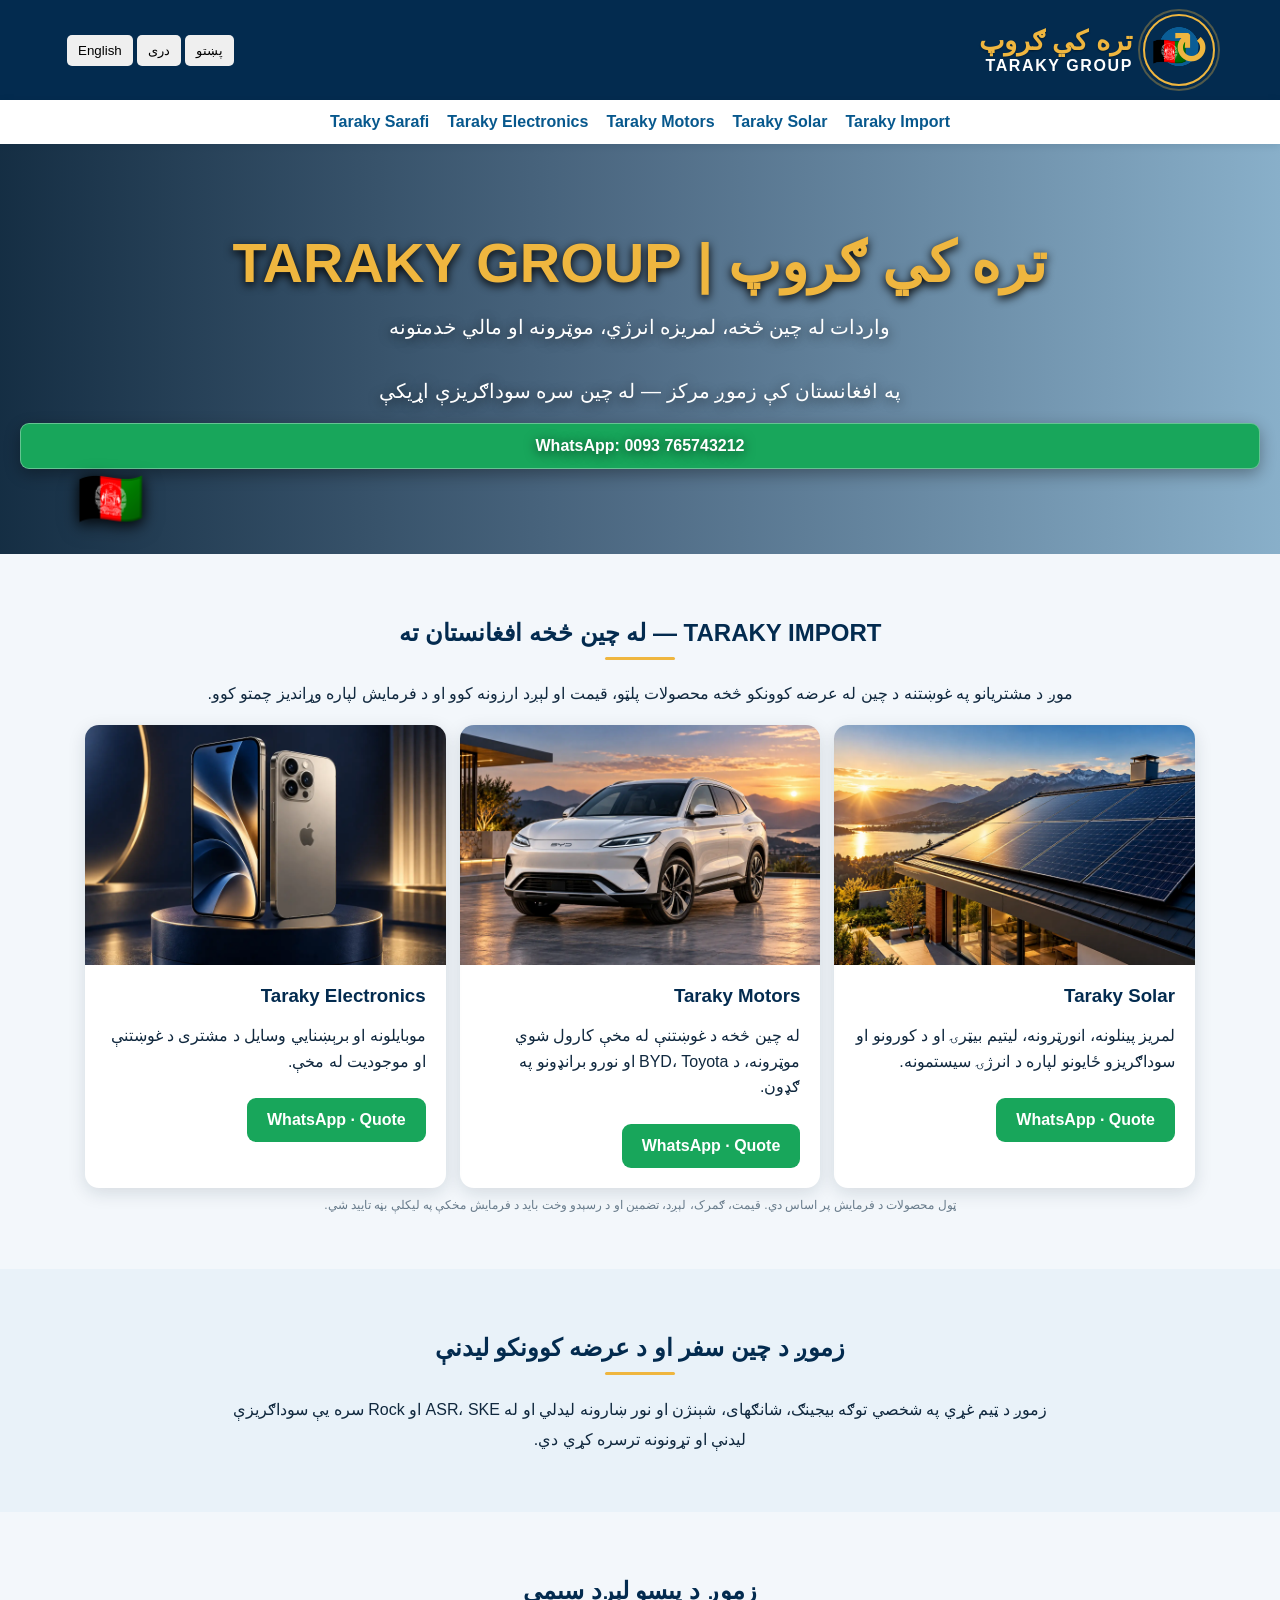
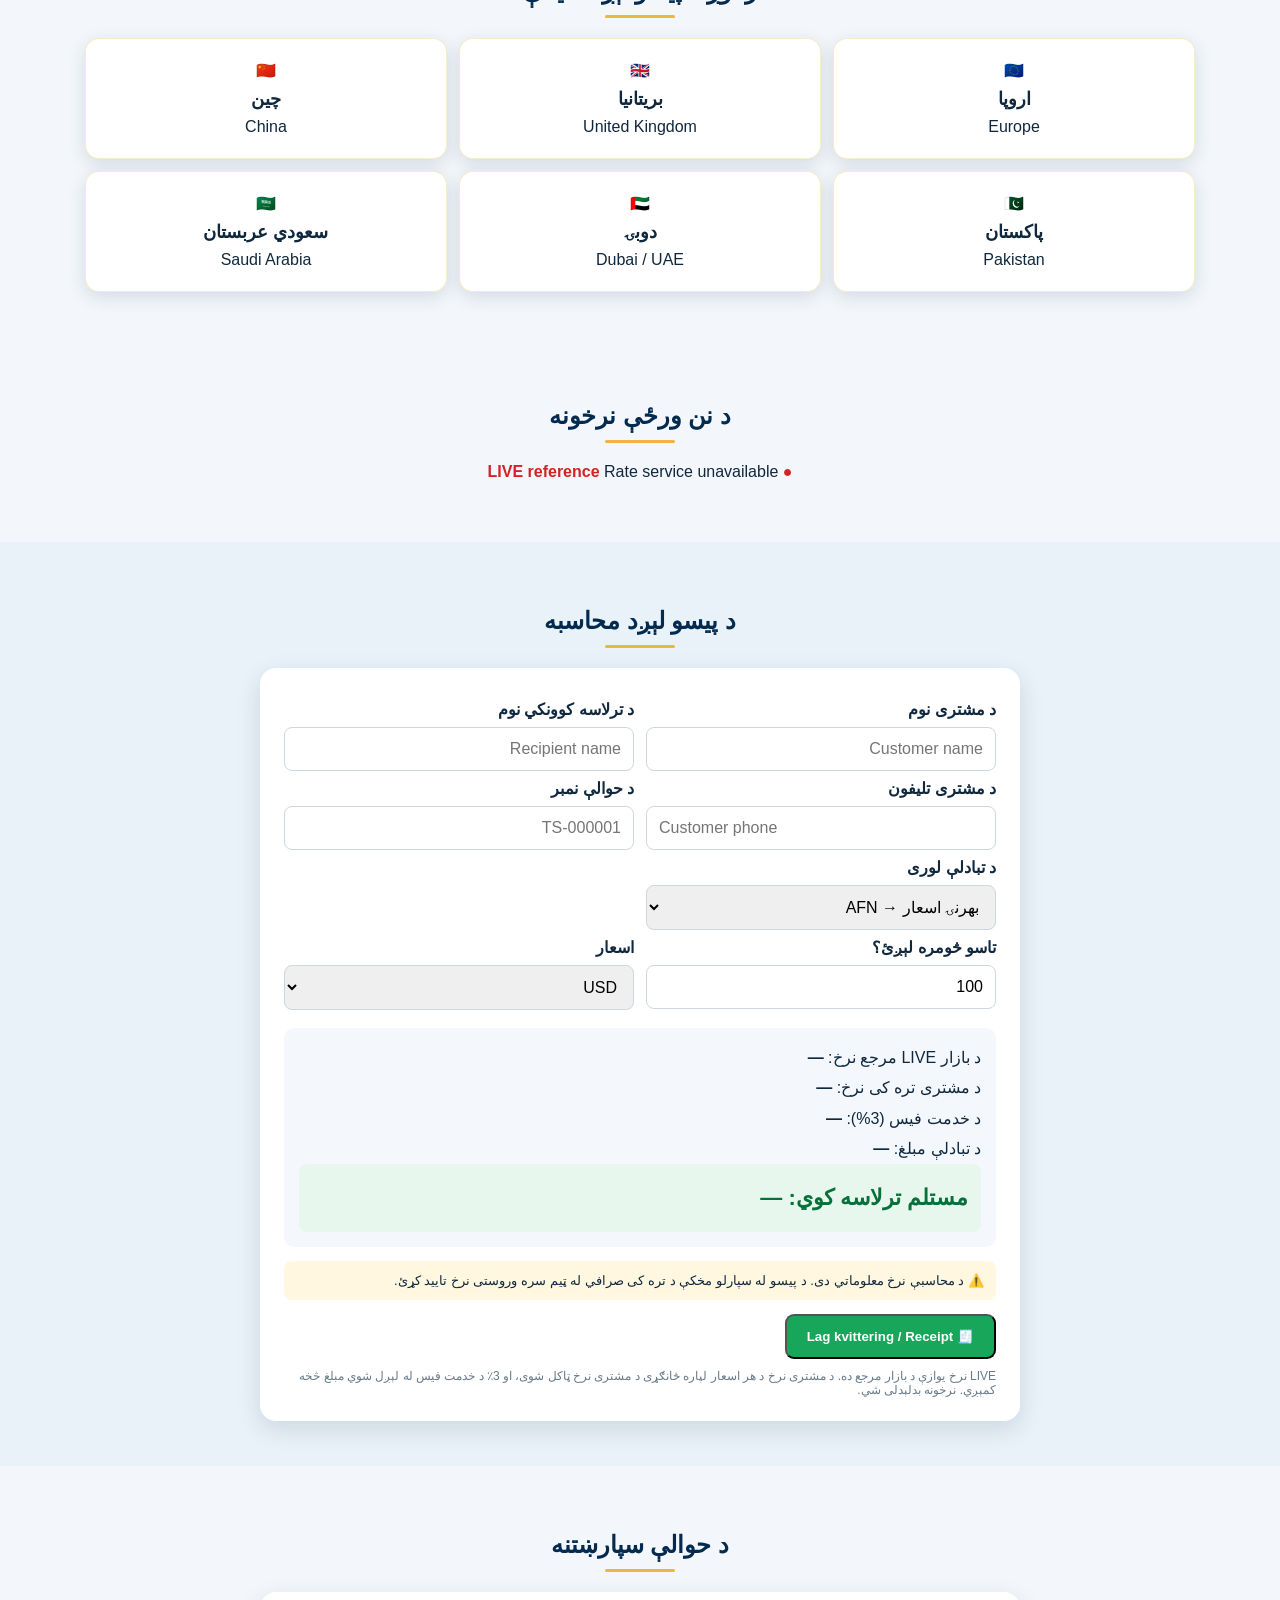
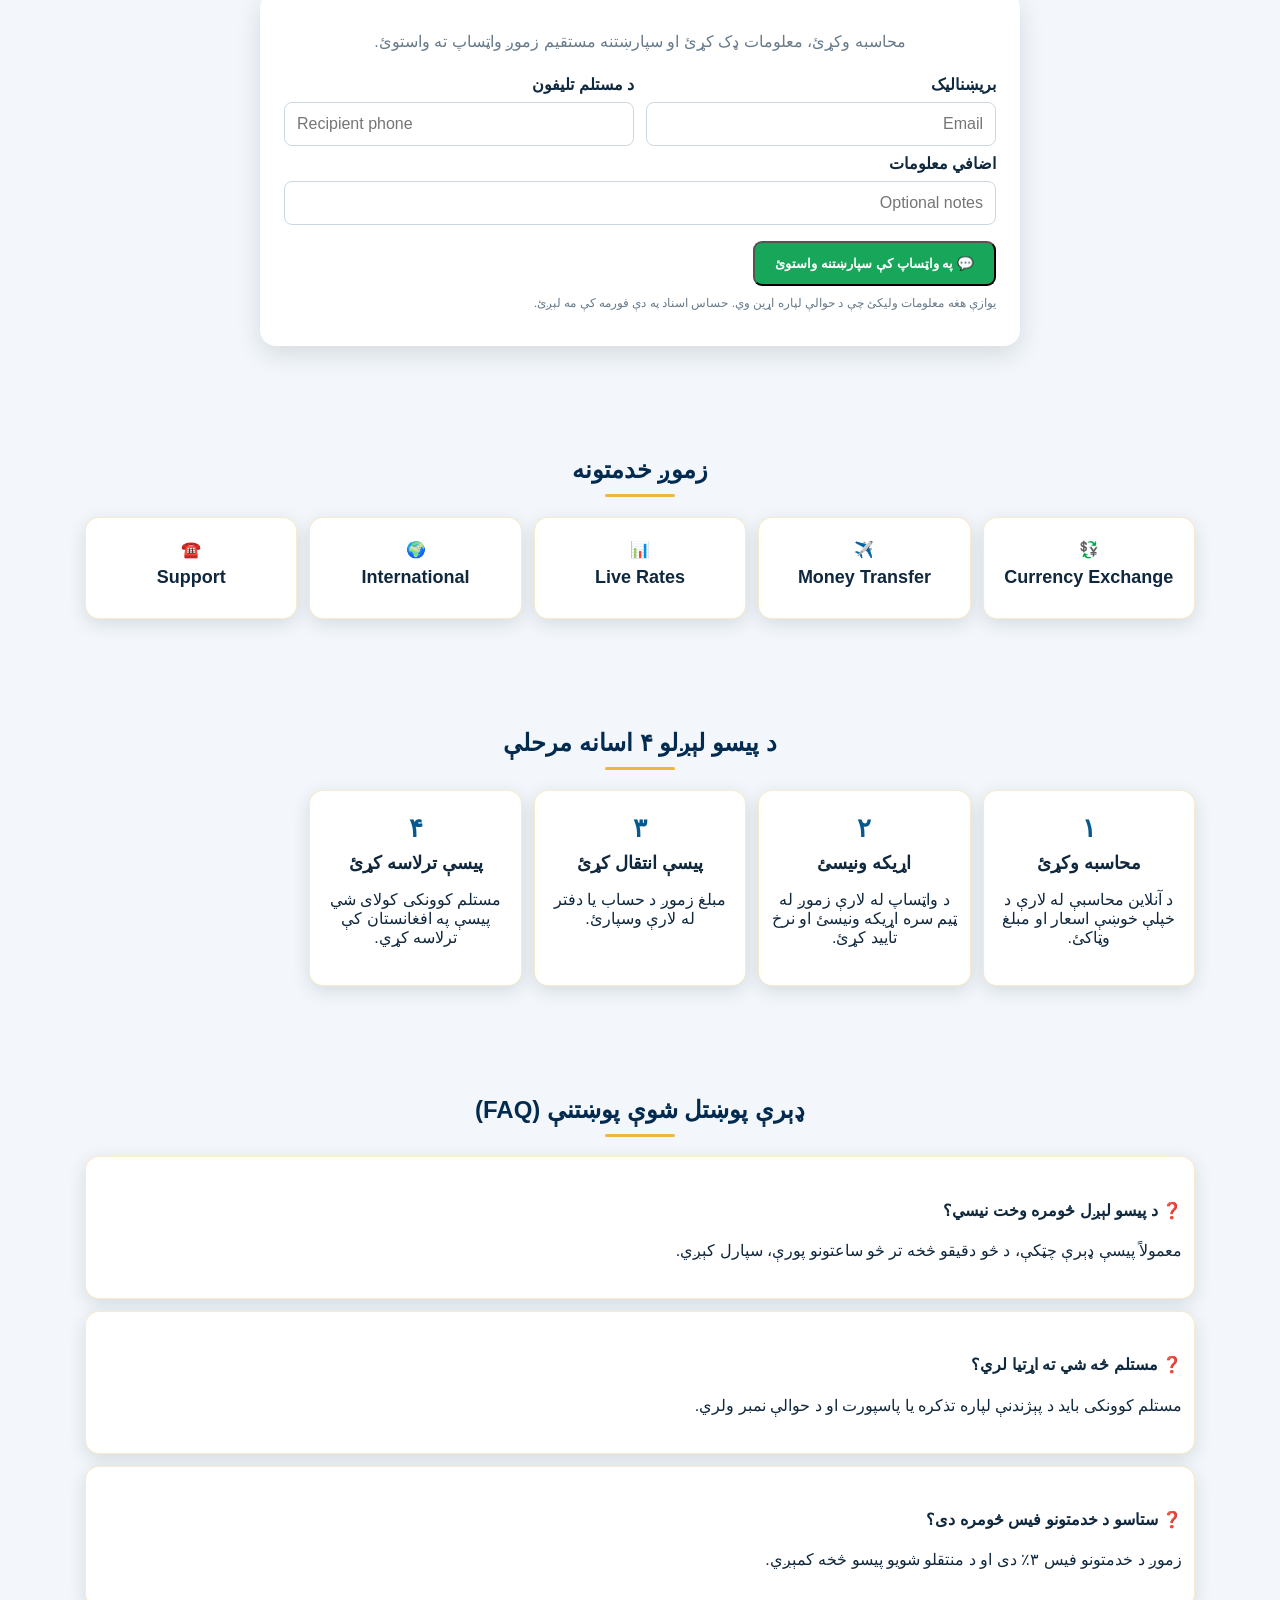
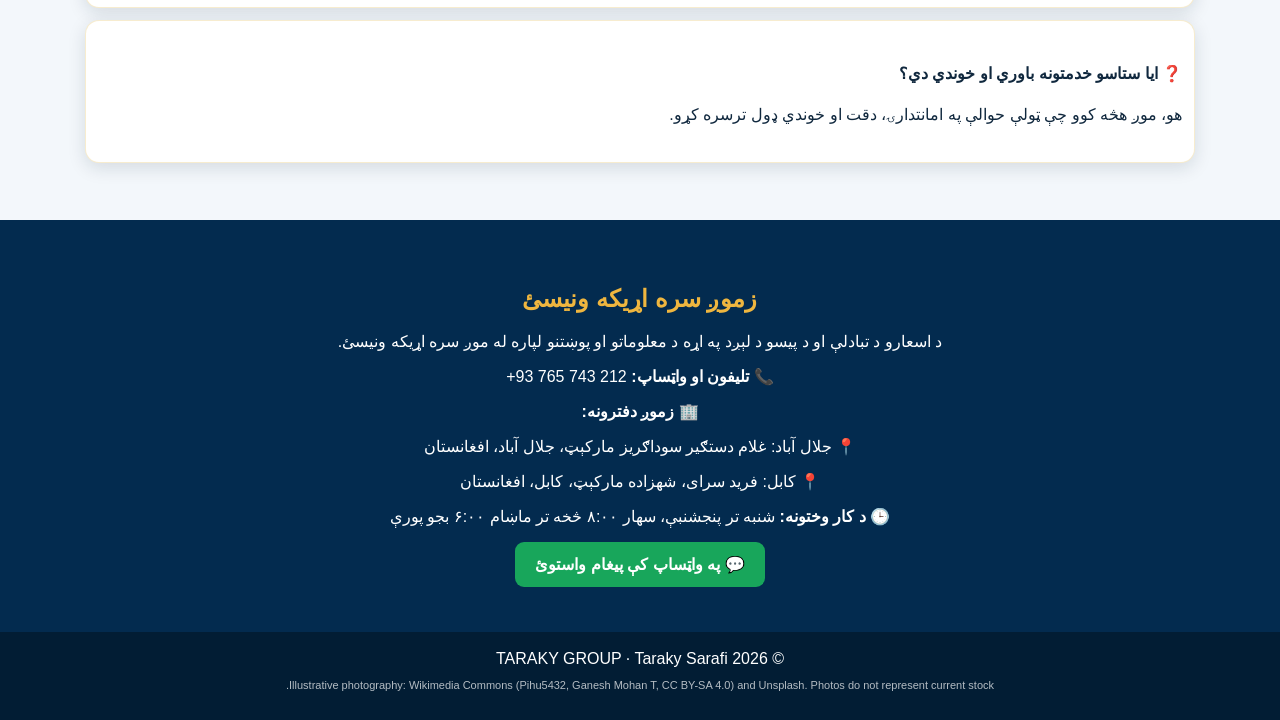
<file: index.html>
<!doctype html><html lang="ps" dir="rtl"><head><meta charset="utf-8"><meta name="viewport" content="width=device-width,initial-scale=1"><title>تره کی صرافي | Taraky Sarafi</title><link rel="stylesheet" href="brand-assets.css"><style>:root{--n:#032b4f;--b:#07588d;--g:#efb63f;--gr:#18a65b;--bg:#f3f7fb}*{box-sizing:border-box}body{margin:0;font-family:Arial,sans-serif;background:var(--bg);color:#10283e}header{background:var(--n);color:#fff;padding:14px 20px}.head{max-width:1150px;margin:auto;display:flex;justify-content:space-between;align-items:center;gap:15px}.brand{display:flex;align-items:center;gap:10px}.logo{width:55px;height:55px;border:3px solid var(--g);border-radius:50%;display:grid;place-items:center;color:var(--g);font-weight:900}.brand b{color:var(--g);font-size:24px}.langs button{padding:8px 11px;border:0;border-radius:5px;margin:2px;cursor:pointer}.hero{color:#fff;text-align:center;padding:75px 20px;position:relative;background:linear-gradient(90deg,rgba(3,43,79,.90),rgba(3,43,79,.58)),url('https://upload.wikimedia.org/wikipedia/commons/thumb/4/4d/Blue_Mosque_in_Mazar-i-Sharif.jpg/1280px-Blue_Mosque_in_Mazar-i-Sharif.jpg') center/cover}.hero h1{color:var(--g);font-size:50px;margin:0}.hero p{font-size:20px}.btn{display:inline-block;background:var(--gr);color:white;padding:13px 20px;border-radius:9px;text-decoration:none;font-weight:bold}.wrap{max-width:1150px;margin:auto;padding:45px 20px}.title{text-align:center;color:var(--n)}.dest{display:grid;grid-template-columns:repeat(3,1fr);gap:12px}.services{display:grid;grid-template-columns:repeat(5,1fr);gap:12px}.card{background:#fff;padding:22px 12px;border-radius:14px;text-align:center;box-shadow:0 5px 18px #1232}.card b{display:block;font-size:18px;margin:8px}.rates{display:grid;grid-template-columns:repeat(3,1fr);gap:12px}.rate strong{font-size:25px;color:var(--b)}.rate .customer{color:#08713a}.rate small{display:block;color:#687b8b;margin-top:5px}.live{color:#d52222;font-weight:bold}.calc{background:#e9f2f9}.panel{max-width:760px;margin:auto;background:#fff;padding:24px;border-radius:16px;box-shadow:0 8px 24px #1232}.row{display:grid;grid-template-columns:1fr 1fr;gap:12px}.field label{display:block;font-weight:bold;margin:8px 0}.field input,.field select{width:100%;padding:12px;border:1px solid #cbd8e4;border-radius:8px;font-size:16px}.summary{margin-top:18px;background:#f4f8fc;border-radius:10px;padding:15px;line-height:1.9}.final{background:#e7f7ee;padding:13px;border-radius:8px;font-size:22px;font-weight:900;color:#08713a}.warn{font-size:12px;color:#687b8b;margin-top:10px}.contact{background:var(--n);color:white;text-align:center;padding:45px 20px}.contact h2{color:var(--g)}footer{background:#021d34;color:white;text-align:center;padding:18px}@media(max-width:800px){.dest,.services{grid-template-columns:1fr 1fr}.rates{grid-template-columns:1fr 1fr}.hero h1{font-size:38px}.head{flex-wrap:wrap}.row{grid-template-columns:1fr}}@media(max-width:480px){.rates,.dest,.services{grid-template-columns:1fr}}.group-nav{background:#fff;padding:13px 20px;display:flex;justify-content:center;gap:18px;flex-wrap:wrap;box-shadow:0 2px 8px #1232}.group-nav a{color:#07588d;text-decoration:none;font-weight:bold}.import-grid{display:grid;grid-template-columns:repeat(3,1fr);gap:14px}.import-card{background:white;border-radius:14px;overflow:hidden;box-shadow:0 5px 18px #1232}.import-card .photo{height:200px;background:#e9f2f9;overflow:hidden}.import-card .photo img{display:block;width:100%;height:100%;object-fit:cover}.import-card .detail{padding:20px}.import-card h3{margin:0 0 10px;color:#032b4f}.import-card p{line-height:1.6}.import-card a{display:inline-block;margin-top:8px}.story{background:#e9f2f9}.story p{max-width:850px;margin:12px auto;line-height:1.9;text-align:center}@media(max-width:800px){.import-grid{grid-template-columns:1fr}}.taraky-visit-gallery{display:grid;grid-template-columns:repeat(4,minmax(0,1fr));gap:12px;margin:20px 0}.taraky-visit-gallery img{width:100%;height:215px;object-fit:cover;border-radius:12px;box-shadow:0 3px 12px #1232}@media(max-width:700px){.taraky-visit-gallery{grid-template-columns:repeat(2,minmax(0,1fr))}.taraky-visit-gallery img{height:160px}} .import-card .photo{height:auto;aspect-ratio:3/2}</style></head><body><header><div class="head"><div class="brand"><div class="logo">🇦🇫</div><div><b id="brand">تره کي ګروپ</b><div>TARAKY GROUP</div></div></div><div class="langs"><button onclick="lang('ps')">پښتو</button><button onclick="lang('fa')">دری</button><button onclick="lang('en')">English</button></div></div></header><nav class="group-nav"><a href="#importSection">Taraky Import</a><a href="#solar">Taraky Solar</a><a href="#motors">Taraky Motors</a><a href="#electronics">Taraky Electronics</a><a href="#calcTitle">Taraky Sarafi</a></nav><section class="hero"><h1 id="hero">تره کي ګروپ | TARAKY GROUP</h1><p id="tag">واردات له چین څخه، لمریزه انرژي، موټرونه او مالي خدمتونه</p><p id="sub">په افغانستان کې زموږ مرکز — له چین سره سوداګریزې اړیکې</p><a class="btn" href="https://wa.me/93765743212">WhatsApp: 0093 765743212</a></section><section class="wrap" id="importSection"><h2 class="title" id="importTitle">TARAKY IMPORT — له چین څخه افغانستان ته</h2><p id="importIntro" style="text-align:center;line-height:1.8">موږ د مشتریانو په غوښتنه د چین له عرضه کوونکو څخه محصولات پلټو، قیمت او لېږد ارزونه کوو او د فرمایش لپاره وړاندیز چمتو کوو.</p><div class="import-grid"><article class="import-card" id="solar"><div class="photo"><img src="images/taraky-solar-marketing.webp" alt="Solar panel installation — AI marketing illustration" loading="lazy"></div><div class="detail"><h3>Taraky Solar</h3><p id="solarDesc">لمریز پینلونه، انورټرونه، لیتیم بیټرۍ او د کورونو او سوداګریزو ځایونو لپاره د انرژۍ سیستمونه.</p><a class="btn" href="https://wa.me/93765743212?text=Hello%2C%20I%20would%20like%20a%20quote%20for%20solar%20equipment.">WhatsApp · Quote</a></div></article><article class="import-card" id="motors"><div class="photo"><img src="images/taraky-byd-marketing.webp" alt="BYD electric vehicle — AI marketing illustration" loading="lazy"></div><div class="detail"><h3>Taraky Motors</h3><p id="motorsDesc">له چین څخه د غوښتنې له مخې کارول شوي موټرونه، د BYD، Toyota او نورو برانډونو په ګډون.</p><a class="btn" href="https://wa.me/93765743212?text=Hello%2C%20I%20would%20like%20a%20quote%20for%20a%20car%20from%20China.">WhatsApp · Quote</a></div></article><article class="import-card" id="electronics"><div class="photo"><img src="images/taraky-iphone-marketing.webp" alt="iPhone product concept — AI marketing illustration" loading="lazy"></div><div class="detail"><h3>Taraky Electronics</h3><p id="electronicsDesc">موبایلونه او برېښنایي وسایل د مشتری د غوښتنې او موجودیت له مخې.</p><a class="btn" href="https://wa.me/93765743212?text=Hello%2C%20I%20would%20like%20a%20quote%20for%20electronics.">WhatsApp · Quote</a></div></article></div><p class="warn" id="importNote" style="text-align:center">ټول محصولات د فرمایش پر اساس دي. قیمت، ګمرک، لېږد، تضمین او د رسېدو وخت باید د فرمایش مخکې په لیکلې بڼه تایید شي.</p></section><section class="story"><div class="wrap"><h2 class="title" id="storyTitle"><div class="taraky-visit-gallery"><img src="images/taraky-ske-visit.jpg" alt="Taraky Group business visit to SKE in China" loading="lazy"><img src="images/taraky-china-factory.jpg" alt="Factory visit in China" loading="lazy"><img src="images/taraky-solar-system.jpg" alt="SKE home photovoltaic energy storage display" loading="lazy"><img src="images/taraky-solar-batteries.jpg" alt="SKE energy storage batteries" loading="lazy"></div>زموږ د چین سفر او د عرضه کوونکو لیدنې</h2><p id="storyText">زموږ د ټیم غړي په شخصي توګه بیجینګ، شانګهای، شېنژن او نور ښارونه لیدلي او له ASR، SKE او Rock سره یې سوداګریزې لیدنې او تړونونه ترسره کړي دي. دا تجربه موږ سره مرسته کوي چې د محصولاتو، تولید او سوداګریزې همکارۍ په اړه ښه معلومات ولرو.</p></div></section><section class="wrap"><h2 class="title" id="destTitle">زموږ د پیسو لېږد سیمې</h2><div class="dest"><div class="card">🇪🇺<b>اروپا</b>Europe</div><div class="card">🇬🇧<b>بریتانیا</b>United Kingdom</div><div class="card">🇨🇳<b>چین</b>China</div><div class="card">🇵🇰<b>پاکستان</b>Pakistan</div><div class="card">🇦🇪<b>دوبۍ</b>Dubai / UAE</div><div class="card">🇸🇦<b>سعودي عربستان</b>Saudi Arabia</div></div></section><section class="wrap"><h2 class="title" id="ratesTitle">د نن ورځې نرخونه</h2><p style="text-align:center"><span class="live">● LIVE reference</span> <span id="updated">Loading…</span></p><div class="rates" id="rates"></div></section><section class="calc"><div class="wrap"><h2 class="title" id="calcTitle">د پیسو لېږد محاسبه</h2><div class="panel"><div class="row"><div class="field"><label id="customerLabel">د مشتری نوم</label><input id="customerName" type="text" placeholder="Customer name"></div><div class="field"><label id="recipientLabel">د ترلاسه کوونکي نوم</label><input id="recipientName" type="text" placeholder="Recipient name"></div></div><div class="row"><div class="field"><label id="customerPhoneLabel">د مشتری تلیفون</label><input id="customerPhone" type="tel" placeholder="Customer phone"></div><div class="field"><label id="transferRefLabel">د حوالې نمبر</label><input id="transferRef" type="text" placeholder="TS-000001" maxlength="9"></div></div><div class="row"><div class="field"><label id="directionLabel">د تبادلې لوری</label><select id="direction"><option value="toAFN">بهرنۍ اسعار → AFN</option><option value="fromAFN">AFN → بهرنۍ اسعار</option></select></div><div></div></div><div class="row"><div class="field"><label id="sendLabel">تاسو څومره لېږئ؟</label><input id="amount" type="number" value="100" min="0"></div><div class="field"><label id="currencyLabel">اسعار</label><select id="from"><option>USD</option><option>EUR</option><option>GBP</option><option>NOK</option><option>PKR</option><option>CNY</option><option>AED</option><option>SAR</option></select></div></div><div class="summary"><div><span id="liveLabel">د بازار LIVE مرجع نرخ:</span> <b id="liveRate">—</b></div><div><span id="tarakyLabel">د مشتری تره کی نرخ:</span> <b id="tarakyRate">—</b></div><div><span id="feeLabel">د خدمت فیس (3%):</span> <b id="fee">—</b></div><div><span id="exchangeLabel">د تبادلې مبلغ:</span> <b id="net">—</b></div><div class="final"><span id="receiveLabel">مستلم ترلاسه کوي:</span> <span id="receive">—</span></div></div><div style="margin-top:14px;padding:12px;background:#fff7df;border-radius:8px;font-size:13px" id="confirmNote">⚠️ د محاسبې نرخ معلوماتي دی. د پیسو له سپارلو مخکې د تره کی صرافي له ټیم سره وروستی نرخ تایید کړئ.</div><div style="margin-top:14px"><button class="btn" type="button" onclick="receipt()">🧾 Lag kvittering / Receipt</button></div><div class="warn" id="note">LIVE نرخ یوازې د بازار مرجع ده. د مشتری نرخ د هر اسعار لپاره ځانګړی د مشتری نرخ ټاکل شوی، او 3٪ د خدمت فیس له لېږل شوي مبلغ څخه کمېږي. نرخونه بدلېدلی شي.</div></div></div></section><section class="wrap" id="orderSection"><h2 class="title" id="orderTitle">د حوالې سپارښتنه</h2><div class="panel"><p id="orderIntro" style="text-align:center;color:#687b8b">محاسبه وکړئ، معلومات ډک کړئ او سپارښتنه مستقیم زموږ واټساپ ته واستوئ.</p><div class="row"><div class="field"><label id="orderEmailLabel">بریښنالیک</label><input id="orderEmail" type="email" placeholder="Email"></div><div class="field"><label id="orderRecipientPhoneLabel">د مستلم تلیفون</label><input id="orderRecipientPhone" type="tel" placeholder="Recipient phone"></div></div><div class="field"><label id="orderNotesLabel">اضافي معلومات</label><input id="orderNotes" type="text" placeholder="Optional notes"></div><div style="margin-top:16px"><button class="btn" id="orderBtn" type="button" onclick="sendOrder()">💬 په واټساپ کې سپارښتنه واستوئ</button></div><p class="warn" id="orderPrivacy">یوازې هغه معلومات ولیکئ چې د حوالې لپاره اړین وي. حساس اسناد په دې فورمه کې مه لېږئ.</p></div></section><section class="wrap"><h2 class="title" id="serviceTitle">زموږ خدمتونه</h2><div class="services"><div class="card">💱<b>Currency Exchange</b></div><div class="card">✈️<b>Money Transfer</b></div><div class="card">📊<b>Live Rates</b></div><div class="card">🌍<b>International</b></div><div class="card">☎️<b>Support</b></div></div></section><section class="wrap" id="howSection"><h2 class="title" id="howTitle">د پیسو لېږلو ۴ اسانه مرحلې</h2><div class="services"><div class="card"><strong style="font-size:26px;color:var(--b)">۱</strong><b id="step1Title">محاسبه وکړئ</b><p id="step1Text">د آنلاین محاسبې له لارې د خپلې خوښې اسعار او مبلغ وټاکئ.</p></div><div class="card"><strong style="font-size:26px;color:var(--b)">۲</strong><b id="step2Title">اړیکه ونیسئ</b><p id="step2Text">د واټساپ له لارې زموږ له ټیم سره اړیکه ونیسئ او نرخ تایید کړئ.</p></div><div class="card"><strong style="font-size:26px;color:var(--b)">۳</strong><b id="step3Title">پیسې انتقال کړئ</b><p id="step3Text">مبلغ زموږ د حساب یا دفتر له لارې وسپارئ.</p></div><div class="card"><strong style="font-size:26px;color:var(--b)">۴</strong><b id="step4Title">پیسې ترلاسه کړئ</b><p id="step4Text">مستلم کوونکی کولای شي پیسې په افغانستان کې ترلاسه کړي.</p></div></div></section><section class="wrap" id="faqSection"><h2 class="title" id="faqTitle">ډېرې پوښتل شوې پوښتنې (FAQ)</h2><div><div class="card" style="text-align:right;margin-bottom:12px"><h4 id="faqQ1">❓ د پیسو لېږل څومره وخت نیسي؟</h4><p id="faqA1">معمولاً پیسې ډېرې چټکې، د څو دقیقو څخه تر څو ساعتونو پورې، سپارل کېږي.</p></div><div class="card" style="text-align:right;margin-bottom:12px"><h4 id="faqQ2">❓ مستلم څه شي ته اړتیا لري؟</h4><p id="faqA2">مستلم کوونکی باید د پېژندنې لپاره تذکره یا پاسپورت او د حوالې نمبر ولري.</p></div><div class="card" style="text-align:right;margin-bottom:12px"><h4 id="faqQ3">❓ ستاسو د خدمتونو فیس څومره دی؟</h4><p id="faqA3">زموږ د خدمتونو فیس ۳٪ دی او د منتقلو شویو پیسو څخه کمېږي.</p></div><div class="card" style="text-align:right;margin-bottom:12px"><h4 id="faqQ4">❓ ایا ستاسو خدمتونه باوري او خوندي دي؟</h4><p id="faqA4">هو، موږ هڅه کوو چې ټولې حوالې په امانتدارۍ، دقت او خوندي ډول ترسره کړو.</p></div></div></section><section class="contact"><h2 id="contactTitle">زموږ سره اړیکه ونیسئ</h2><p id="contactIntro">د اسعارو د تبادلې او د پیسو د لېږد په اړه د معلوماتو او پوښتنو لپاره له موږ سره اړیکه ونیسئ.</p><p><strong id="phoneLabel">📞 تلیفون او واټساپ:</strong> <span style="direction:ltr;display:inline-block">+93 765 743 212</span></p><p><strong id="officesLabel">🏢 زموږ دفترونه:</strong></p><p id="jalalabadOffice">📍 جلال آباد: غلام دستګیر سوداګریز مارکېټ، جلال آباد، افغانستان</p><p id="kabulOffice">📍 کابل: فرید سرای، شهزاده مارکېټ، کابل، افغانستان</p><p><strong id="hoursLabel">🕒 د کار وختونه:</strong> <span id="hoursText">شنبه تر پنجشنبې، سهار ۸:۰۰ څخه تر ماښام ۶:۰۰ بجو پورې</span></p><a class="btn" id="whatsappBtn" href="https://wa.me/93765743212">💬 په واټساپ کې پیغام واستوئ</a></section><footer>© 2026 TARAKY GROUP · Taraky Sarafi<div style="display:none" id="siteVersion">2026-10-07-0700</div><p style="font-size:11px;opacity:.7">Illustrative photography: Wikimedia Commons (Pihu5432, Ganesh Mohan T, CC BY-SA 4.0) and Unsplash. Photos do not represent current stock.</p></footer><script>const currencies=['USD','EUR','GBP','NOK','PKR','CNY','AED','SAR'];const RATE_MARGIN=0.032;const SERVICE_FEE=0.03;let R={};async function load(){try{let q=currencies.join(',');let r=await fetch('https://api.frankfurter.dev/v2/rates?base=AFN&quotes='+q);if(!r.ok)throw 0;let d=await r.json();d.forEach(x=>R[x.quote]=1/x.rate);document.getElementById('updated').textContent='Updated: '+(d[0]?.date||'');render();calc()}catch(e){document.getElementById('updated').textContent='Rate service unavailable';}}function customerRate(c){return R[c]*(1-RATE_MARGIN)}function render(){document.getElementById('rates').innerHTML=currencies.map(c=>'<div class="card rate"><b>'+c+' → AFN</b><small>LIVE reference</small><strong>'+R[c].toFixed(4)+'</strong><small>Taraky customer rate</small><strong class="customer">'+customerRate(c).toFixed(4)+'</strong></div>').join('')}function calc(){let a=+document.getElementById('amount').value||0,c=document.getElementById('from').value,live=R[c];if(!live)return;let taraky=customerRate(c),dir=document.getElementById('direction').value,fee=a*SERVICE_FEE,net=a-fee,receive=dir==='toAFN'?net*taraky:net/taraky;document.getElementById('liveRate').textContent='1 '+c+' = '+live.toFixed(4)+' AFN';document.getElementById('tarakyRate').textContent='1 '+c+' = '+taraky.toFixed(4)+' AFN';document.getElementById('fee').textContent=fee.toFixed(2)+' '+(dir==='toAFN'?c:'AFN');document.getElementById('net').textContent=net.toFixed(2)+' '+(dir==='toAFN'?c:'AFN');document.getElementById('receive').textContent=receive.toLocaleString(undefined,{maximumFractionDigits:2})+' '+(dir==='toAFN'?'AFN':c)}function sendOrder(){let name=document.getElementById('customerName').value.trim(),phone=document.getElementById('customerPhone').value.trim(),recipient=document.getElementById('recipientName').value.trim(),rphone=document.getElementById('orderRecipientPhone').value.trim(),email=document.getElementById('orderEmail').value.trim(),notes=document.getElementById('orderNotes').value.trim(),a=+document.getElementById('amount').value||0,c=document.getElementById('from').value,dir=document.getElementById('direction').value,live=R[c];if(!name||!phone||!recipient||!rphone||!a||!live){alert('Please enter sender name, sender phone, recipient name, recipient phone and amount.');return}let taraky=customerRate(c),fee=a*SERVICE_FEE,net=a-fee,receive=dir==='toAFN'?net*taraky:net/taraky,msg='سلام، د تره کی صرافي د حوالې نوې سپارښتنه / New transfer request\n\n👤 Sender: '+name+'\n📞 Sender phone: '+phone+'\n📧 Email: '+(email||'—')+'\n👥 Recipient: '+recipient+'\n📱 Recipient phone: '+rphone+'\n💰 Amount: '+a.toFixed(2)+' '+(dir==='toAFN'?c:'AFN')+'\n💱 Taraky rate: 1 '+c+' = '+taraky.toFixed(4)+' AFN\n🧾 Fee (3%): '+fee.toFixed(2)+' '+(dir==='toAFN'?c:'AFN')+'\n✅ Estimated recipient amount: '+receive.toLocaleString(undefined,{maximumFractionDigits:2})+' '+(dir==='toAFN'?'AFN':c)+'\n📝 Notes: '+(notes||'—')+'\n\n⚠️ Please confirm the final rate and transfer reference (TS number).';window.open('https://wa.me/93765743212?text='+encodeURIComponent(msg),'_blank')}function receipt(){let a=+document.getElementById('amount').value||0,c=document.getElementById('from').value,live=R[c];if(!live||a<=0)return;let taraky=customerRate(c),dir=document.getElementById('direction').value,fee=a*SERVICE_FEE,net=a-fee,receive=dir==='toAFN'?net*taraky:net/taraky,customer=(document.getElementById('customerName').value||'—'),recipient=(document.getElementById('recipientName').value||'—'),phone=(document.getElementById('customerPhone').value||'—'),manualRef=document.getElementById('transferRef').value.trim().toUpperCase();let no=/^TS-\d{6}$/.test(manualRef)?manualRef:'TS-DRAFT',dt=new Date().toLocaleString();let w=window.open('','_blank');w.document.write('<!doctype html><html><head><meta charset="utf-8"><title>Taraky Sarafi Receipt</title><style>body{font-family:Arial;max-width:650px;margin:40px auto;padding:25px;color:#10283e}.head{text-align:center;border-bottom:2px solid #efb63f;padding-bottom:15px}h1{color:#032b4f}.row{display:flex;justify-content:space-between;border-bottom:1px solid #ddd;padding:10px 0}.total{font-size:22px;font-weight:bold;color:#08713a}.note{margin-top:25px;font-size:12px;color:#687b8b}.print{margin-top:20px;padding:12px 18px;background:#18a65b;color:white;border:0;border-radius:8px}@media print{.print{display:none}}</style></head><body><div class="head"><h1>🇦🇫 TARAKY SARAFI</h1><b>تره کی صرافي</b><p>Money Transfer Receipt / د پیسو لېږد رسید</p></div><div class="row"><span>Receipt No.</span><b>'+no+'</b></div><div class="row"><span>Date</span><b>'+dt+'</b></div><div class="row" style="background:#eef6ff"><span><strong>Sender / Customer name</strong></span><b>'+customer+'</b></div><div class="row"><span>Customer phone</span><b>'+phone+'</b></div><div class="row" style="background:#eef6ff"><span><strong>Recipient name</strong></span><b>'+recipient+'</b></div><div class="row"><span>Amount sent</span><b>'+a.toFixed(2)+' '+(dir==='toAFN'?c:'AFN')+'</b></div><div class="row"><span>Taraky rate</span><b>1 '+c+' = '+taraky.toFixed(4)+' AFN</b></div><div class="row"><span>Service fee (3%)</span><b>'+fee.toFixed(2)+' '+(dir==='toAFN'?c:'AFN')+'</b></div><div class="row"><span>Amount exchanged</span><b>'+net.toFixed(2)+' '+(dir==='toAFN'?c:'AFN')+'</b></div><div class="row total"><span>Recipient receives</span><b>'+receive.toLocaleString(undefined,{maximumFractionDigits:2})+' '+(dir==='toAFN'?'AFN':c)+'</b></div><p class="note">Calculator estimate only. Final exchange rate must be confirmed by Taraky Sarafi before payment. TS-DRAFT is not a registered transaction number.</p><button class="print" onclick="window.print()">Print / Save PDF</button> <button class="print" onclick="shareWA()">Share on WhatsApp</button><script>function shareWA(){var t=document.body.innerText.replace("Print / Save PDF","").replace("Share on WhatsApp","");location.href="https://wa.me/?text="+encodeURIComponent(t)}<\/script></body></html>');w.document.close()}document.getElementById('amount').oninput=calc;document.getElementById('from').onchange=calc;document.getElementById('direction').onchange=calc;const T={ps:{dir:'rtl',brand:'تره کی صرافي',tag:'د اسعارو تبادله او د پیسو لېږد',sub:'له افغانستانه نړۍ ته — له نړۍ څخه افغانستان ته',dest:'زموږ د پیسو لېږد سیمې',rates:'د نن ورځې نرخونه',calc:'د پیسو لېږد محاسبه',send:'تاسو څومره لېږئ؟',cur:'اسعار',live:'د بازار LIVE مرجع نرخ:',taraky:'د مشتری تره کی نرخ:',fee:'د خدمت فیس (3%):',ex:'د تبادلې مبلغ:',rec:'مستلم ترلاسه کوي:',note:'LIVE نرخ یوازې د بازار مرجع ده. د مشتری نرخ د هر اسعار لپاره ځانګړی د مشتری نرخ ټاکل شوی، او 3٪ د خدمت فیس له لېږل شوي مبلغ څخه کمېږي. نرخونه بدلېدلی شي.',services:'زموږ خدمتونه',contact:'اړیکه ونیسئ',customer:'د مشتری نوم',recipient:'د ترلاسه کوونکي نوم',direction:'د تبادلې لوری',toAFN:'بهرنۍ اسعار → افغانۍ',fromAFN:'افغانۍ → بهرنۍ اسعار',faqTitle:'ډېرې پوښتل شوې پوښتنې (FAQ)',faqQ1:'❓ د پیسو لېږل څومره وخت نیسي؟',faqA1:'معمولاً پیسې ډېرې چټکې، د څو دقیقو څخه تر څو ساعتونو پورې، سپارل کېږي.',faqQ2:'❓ مستلم څه شي ته اړتیا لري؟',faqA2:'مستلم کوونکی باید د پېژندنې لپاره تذکره یا پاسپورت او د حوالې نمبر ولري.',faqQ3:'❓ ستاسو د خدمتونو فیس څومره دی؟',faqA3:'زموږ د خدمتونو فیس ۳٪ دی او د منتقلو شویو پیسو څخه کمېږي.',faqQ4:'❓ ایا ستاسو خدمتونه باوري او خوندي دي؟',faqA4:'هو، موږ هڅه کوو چې ټولې حوالې په امانتدارۍ، دقت او خوندي ډول ترسره کړو.',contactIntro:'د اسعارو د تبادلې او د پیسو د لېږد په اړه د معلوماتو او پوښتنو لپاره له موږ سره اړیکه ونیسئ.',phoneLabel:'📞 تلیفون او واټساپ:',officesLabel:'🏢 زموږ دفترونه:',jalalabadOffice:'📍 جلال آباد: غلام دستګیر سوداګریز مارکېټ، جلال آباد، افغانستان',kabulOffice:'📍 کابل: فرید سرای، شهزاده مارکېټ، کابل، افغانستان',hoursLabel:'🕒 د کار وختونه:',hoursText:'شنبه تر پنجشنبې، سهار ۸:۰۰ څخه تر ماښام ۶:۰۰ بجو پورې',whatsappBtn:'💬 په واټساپ کې پیغام واستوئ',howTitle:'د پیسو لېږلو ۴ اسانه مرحلې',step1Title:'محاسبه وکړئ',step1Text:'د آنلاین محاسبې له لارې د خپلې خوښې اسعار او مبلغ وټاکئ.',step2Title:'اړیکه ونیسئ',step2Text:'د واټساپ له لارې زموږ له ټیم سره اړیکه ونیسئ او نرخ تایید کړئ.',step3Title:'پیسې انتقال کړئ',step3Text:'مبلغ زموږ د حساب یا دفتر له لارې وسپارئ.',step4Title:'پیسې ترلاسه کړئ',step4Text:'مستلم کوونکی کولای شي پیسې په افغانستان کې ترلاسه کړي.',customerPhone:'د مشتری تلیفون',transferRef:'د حوالې نمبر',confirmNote:'⚠️ د محاسبې نرخ معلوماتي دی. د پیسو له سپارلو مخکې د تره کی صرافي له ټیم سره وروستی نرخ تایید کړئ.',orderTitle:'د حوالې سپارښتنه',orderIntro:'محاسبه وکړئ، معلومات ډک کړئ او سپارښتنه مستقیم زموږ واټساپ ته واستوئ.',orderEmail:'بریښنالیک',orderRecipientPhone:'د مستلم تلیفون',orderNotes:'اضافي معلومات',orderBtn:'💬 په واټساپ کې سپارښتنه واستوئ',orderPrivacy:'یوازې هغه معلومات ولیکئ چې د حوالې لپاره اړین وي. حساس اسناد په دې فورمه کې مه لېږئ.'},fa:{dir:'rtl',brand:'صرافی تره کی',tag:'تبادله اسعار و انتقال پول',sub:'از افغانستان به جهان — از جهان به افغانستان',dest:'مقاصد انتقال پول',rates:'نرخ‌های امروز',calc:'محاسبه انتقال پول',send:'چقدر می‌فرستید؟',cur:'ارز',live:'نرخ مرجع LIVE بازار:',taraky:'نرخ مشتری تره کی:',fee:'هزینه خدمات (3%):',ex:'مبلغ قابل تبدیل:',rec:'گیرنده دریافت می‌کند:',note:'نرخ LIVE فقط نرخ مرجع بازار است. نرخ مشتری برای هر ارز به‌صورت جداگانه بر اساس نرخ LIVE تعیین می‌شود و 3٪ هزینه خدمات از مبلغ ارسالی کسر می‌شود. نرخ‌ها قابل تغییر است.',services:'خدمات ما',contact:'تماس با ما',customer:'نام مشتری',recipient:'نام گیرنده',direction:'جهت تبدیل',toAFN:'ارز خارجی → افغانی',fromAFN:'افغانی → ارز خارجی',faqTitle:'سوالات متداول (FAQ)',faqQ1:'❓ انتقال پول چقدر زمان می‌برد؟',faqA1:'معمولاً پول بسیار سریع، از چند دقیقه تا چند ساعت، تحویل داده می‌شود.',faqQ2:'❓ گیرنده به چه چیزی نیاز دارد؟',faqA2:'گیرنده برای شناسایی باید تذکره یا پاسپورت و شماره حواله را همراه داشته باشد.',faqQ3:'❓ هزینه خدمات شما چقدر است؟',faqA3:'هزینه خدمات ما ۳٪ است و از مبلغ انتقالی کسر می‌شود.',faqQ4:'❓ آیا خدمات شما مطمئن و امن است؟',faqA4:'بله، ما تلاش می‌کنیم تمام حواله‌ها را با امانتداری، دقت و به شکل امن انجام دهیم.',contactIntro:'برای معلومات و سوالات درباره تبدیل اسعار و انتقال پول با ما تماس بگیرید.',phoneLabel:'📞 تلفن و واتساپ:',officesLabel:'🏢 دفاتر ما:',jalalabadOffice:'📍 جلال‌آباد: مارکیت تجارتی غلام دستگیر، جلال‌آباد، افغانستان',kabulOffice:'📍 کابل: سرای فرید، مارکیت شهزاده، کابل، افغانستان',hoursLabel:'🕒 ساعات کاری:',hoursText:'شنبه تا پنجشنبه، ۸:۰۰ صبح تا ۶:۰۰ شام',whatsappBtn:'💬 پیام در واتساپ',howTitle:'۴ مرحله آسان برای انتقال پول',step1Title:'محاسبه کنید',step1Text:'از طریق محاسبه‌گر آنلاین، ارز و مبلغ مورد نظر خود را انتخاب کنید.',step2Title:'تماس بگیرید',step2Text:'از طریق واتساپ با تیم ما تماس بگیرید و نرخ را تأیید کنید.',step3Title:'پول را انتقال دهید',step3Text:'مبلغ را از طریق حساب یا دفتر ما تحویل دهید.',step4Title:'پول را دریافت کنید',step4Text:'گیرنده می‌تواند پول را در افغانستان دریافت کند.',customerPhone:'تلفن مشتری',transferRef:'شماره حواله',confirmNote:'⚠️ نرخ محاسبه‌گر معلوماتی است. پیش از پرداخت، نرخ نهایی را با تیم صرافی تره کی تأیید کنید.',orderTitle:'درخواست حواله',orderIntro:'محاسبه کنید، معلومات را تکمیل کنید و درخواست را مستقیم به واتساپ ما بفرستید.',orderEmail:'ایمیل',orderRecipientPhone:'تلفن گیرنده',orderNotes:'معلومات اضافی',orderBtn:'💬 ارسال درخواست در واتساپ',orderPrivacy:'فقط معلومات لازم برای حواله را وارد کنید. اسناد حساس را در این فورم ارسال نکنید.'},en:{dir:'ltr',brand:'Taraky Sarafi',tag:'Currency Exchange & Money Transfer',sub:'From Afghanistan to the world — from the world to Afghanistan',dest:'Transfer Destinations',rates:"Today's Rates",calc:'Money Transfer Calculator',send:'How much are you sending?',cur:'Currency',live:'LIVE market reference:',taraky:'Taraky customer rate:',fee:'Service fee (3%):',ex:'Amount exchanged:',rec:'Recipient receives:',note:'LIVE is a market reference only. The customer rate is set set separately for each currency based on the LIVE reference, and a 3% service fee is deducted from the amount sent. Rates may change.',services:'Our Services',contact:'Contact Us',customer:'Customer name',recipient:'Recipient name',direction:'Exchange direction',toAFN:'Foreign currency → AFN',fromAFN:'AFN → Foreign currency',faqTitle:'Frequently Asked Questions (FAQ)',faqQ1:'❓ How long does a money transfer take?',faqA1:'Transfers are normally delivered quickly, from a few minutes to a few hours.',faqQ2:'❓ What does the recipient need?',faqA2:'The recipient should have a Tazkira or passport for identification and the transfer reference number.',faqQ3:'❓ What is your service fee?',faqA3:'Our service fee is 3% and is deducted from the transferred amount.',faqQ4:'❓ Is your service reliable and secure?',faqA4:'Yes, we aim to process every transfer carefully, securely and with integrity.',contactIntro:'Contact us for information and questions about currency exchange and money transfers.',phoneLabel:'📞 Phone & WhatsApp:',officesLabel:'🏢 Our offices:',jalalabadOffice:'📍 Jalalabad: Ghulam Dastagir Commercial Market, Jalalabad, Afghanistan',kabulOffice:'📍 Kabul: Farid Sarai, Shahzada Market, Kabul, Afghanistan',hoursLabel:'🕒 Opening hours:',hoursText:'Saturday–Thursday, 8:00 AM–6:00 PM',whatsappBtn:'💬 Message us on WhatsApp',howTitle:'4 Easy Steps to Send Money',step1Title:'Calculate',step1Text:'Use our online calculator to select your currency and amount.',step2Title:'Contact Us',step2Text:'Contact our team on WhatsApp and confirm the rate.',step3Title:'Transfer the Money',step3Text:'Provide the amount through our account or office.',step4Title:'Receive the Money',step4Text:'The recipient can receive the money in Afghanistan.',customerPhone:'Customer phone',transferRef:'Transfer reference',confirmNote:'⚠️ Calculator rates are estimates. Confirm the final rate with Taraky Sarafi before payment.',orderTitle:'Transfer Request',orderIntro:'Calculate, complete the details and send your request directly to our WhatsApp.',orderEmail:'Email',orderRecipientPhone:'Recipient phone',orderNotes:'Additional information',orderBtn:'💬 Send request on WhatsApp',orderPrivacy:'Only enter information needed for the transfer. Do not send sensitive documents through this form.'}};function lang(l){let x=T[l];document.documentElement.dir=x.dir;document.documentElement.lang=l;[['brand','brand'],['hero','brand'],['tag','tag'],['sub','sub'],['destTitle','dest'],['ratesTitle','rates'],['calcTitle','calc'],['sendLabel','send'],['currencyLabel','cur'],['liveLabel','live'],['tarakyLabel','taraky'],['feeLabel','fee'],['exchangeLabel','ex'],['receiveLabel','rec'],['note','note'],['serviceTitle','services'],['contactTitle','contact'],['customerLabel','customer'],['recipientLabel','recipient'],['directionLabel','direction'],['faqTitle','faqTitle'],['faqQ1','faqQ1'],['faqA1','faqA1'],['faqQ2','faqQ2'],['faqA2','faqA2'],['faqQ3','faqQ3'],['faqA3','faqA3'],['faqQ4','faqQ4'],['faqA4','faqA4'],['contactIntro','contactIntro'],['phoneLabel','phoneLabel'],['officesLabel','officesLabel'],['jalalabadOffice','jalalabadOffice'],['kabulOffice','kabulOffice'],['hoursLabel','hoursLabel'],['hoursText','hoursText'],['whatsappBtn','whatsappBtn'],['howTitle','howTitle'],['step1Title','step1Title'],['step1Text','step1Text'],['step2Title','step2Title'],['step2Text','step2Text'],['step3Title','step3Title'],['step3Text','step3Text'],['step4Title','step4Title'],['step4Text','step4Text'],['customerPhoneLabel','customerPhone'],['transferRefLabel','transferRef'],['confirmNote','confirmNote'],['orderTitle','orderTitle'],['orderIntro','orderIntro'],['orderEmailLabel','orderEmail'],['orderRecipientPhoneLabel','orderRecipientPhone'],['orderNotesLabel','orderNotes'],['orderBtn','orderBtn'],['orderPrivacy','orderPrivacy']].forEach(p=>document.getElementById(p[0]).textContent=x[p[1]]);let d=document.getElementById('direction');d.options[0].textContent=x.toAFN;d.options[1].textContent=x.fromAFN;document.getElementById('customerName').placeholder=x.customer;document.getElementById('recipientName').placeholder=x.recipient;calc()}const GROUP_TRANSLATIONS={ps:{brand:'تره کي ګروپ',hero:'تره کي ګروپ | TARAKY GROUP',tag:'واردات له چین څخه، لمریزه انرژي، موټرونه او مالي خدمتونه',sub:'په افغانستان کې زموږ مرکز — له چین سره سوداګریزې اړیکې',importTitle:'TARAKY IMPORT — له چین څخه افغانستان ته',importIntro:'موږ د مشتریانو په غوښتنه د چین له عرضه کوونکو څخه محصولات پلټو، قیمت او لېږد ارزونه کوو او د فرمایش لپاره وړاندیز چمتو کوو.',solarDesc:'لمریز پینلونه، انورټرونه، لیتیم بیټرۍ او د کورونو او سوداګریزو ځایونو لپاره د انرژۍ سیستمونه.',motorsDesc:'له چین څخه د غوښتنې له مخې کارول شوي موټرونه، د BYD، Toyota او نورو برانډونو په ګډون.',electronicsDesc:'موبایلونه او برېښنایي وسایل د مشتری د غوښتنې او موجودیت له مخې.',importNote:'ټول محصولات د فرمایش پر اساس دي. قیمت، ګمرک، لېږد، تضمین او د رسېدو وخت باید د فرمایش مخکې په لیکلې بڼه تایید شي.',storyTitle:'زموږ د چین سفر او د عرضه کوونکو لیدنې',storyText:'زموږ د ټیم غړي په شخصي توګه بیجینګ، شانګهای، شېنژن او نور ښارونه لیدلي او له ASR، SKE او Rock سره یې سوداګریزې لیدنې او تړونونه ترسره کړي دي.'},fa:{brand:'گروپ تره کی',hero:'گروپ تره کی | TARAKY GROUP',tag:'واردات از چین، انرژی خورشیدی، موتر و خدمات مالی',sub:'مرکز ما در افغانستان — ارتباط تجارتی با چین',importTitle:'TARAKY IMPORT — از چین به افغانستان',importIntro:'به درخواست مشتریان، محصولات را از عرضه‌کنندگان چین جستجو می‌کنیم و قیمت و حمل‌ونقل را بررسی می‌کنیم.',solarDesc:'پنل خورشیدی، انورتر، باتری لیتیومی و سیستم‌های انرژی برای خانه و تجارت.',motorsDesc:'موترهای دست‌دوم از چین، از جمله BYD، Toyota و برندهای دیگر، بر اساس سفارش.',electronicsDesc:'موبایل و وسایل الکترونیکی بر اساس سفارش و موجودی.',importNote:'تمام محصولات سفارشی هستند. قیمت، گمرک، حمل‌ونقل، ضمانت و زمان تحویل باید پیش از سفارش کتبی تأیید شوند.',storyTitle:'سفر ما به چین و دیدار با عرضه‌کنندگان',storyText:'عضو تیم ما شخصاً از بیجینگ، شانگهای، شنژن و شهرهای دیگر بازدید کرده و با ASR، SKE و Rock ملاقات‌ها و قراردادهای تجارتی داشته است.'},en:{brand:'Taraky Group',hero:'TARAKY GROUP',tag:'China Sourcing · Solar Energy · Vehicles · Financial Services',sub:'Based in Afghanistan — business connections in China',importTitle:'TARAKY IMPORT — From China to Afghanistan',importIntro:'We source products on request, assess supplier quotations and shipping, and prepare tailored import offers.',solarDesc:'Solar panels, inverters, lithium batteries and energy systems for homes and businesses.',motorsDesc:'Used vehicles sourced from China on request, including BYD, Toyota and other brands.',electronicsDesc:'Mobile phones and electronics sourced based on requests and availability.',importNote:'All products are quotation-based. Prices, customs, shipping, warranties and delivery times must be confirmed in writing before ordering.',storyTitle:'Our China Business Visits',storyText:'Our team has personally visited Beijing, Shanghai, Shenzhen and other cities and held business meetings and signed agreements with ASR, SKE and Rock.'}};function groupLang(l){let x=GROUP_TRANSLATIONS[l];[['brand','brand'],['hero','hero'],['tag','tag'],['sub','sub'],['importTitle','importTitle'],['importIntro','importIntro'],['solarDesc','solarDesc'],['motorsDesc','motorsDesc'],['electronicsDesc','electronicsDesc'],['importNote','importNote'],['storyTitle','storyTitle'],['storyText','storyText']].forEach(([id,key])=>document.getElementById(id).textContent=x[key])}const previousLang=lang;lang=function(l){previousLang(l);groupLang(l)};load();groupLang("ps");</script></body></html>
</file>
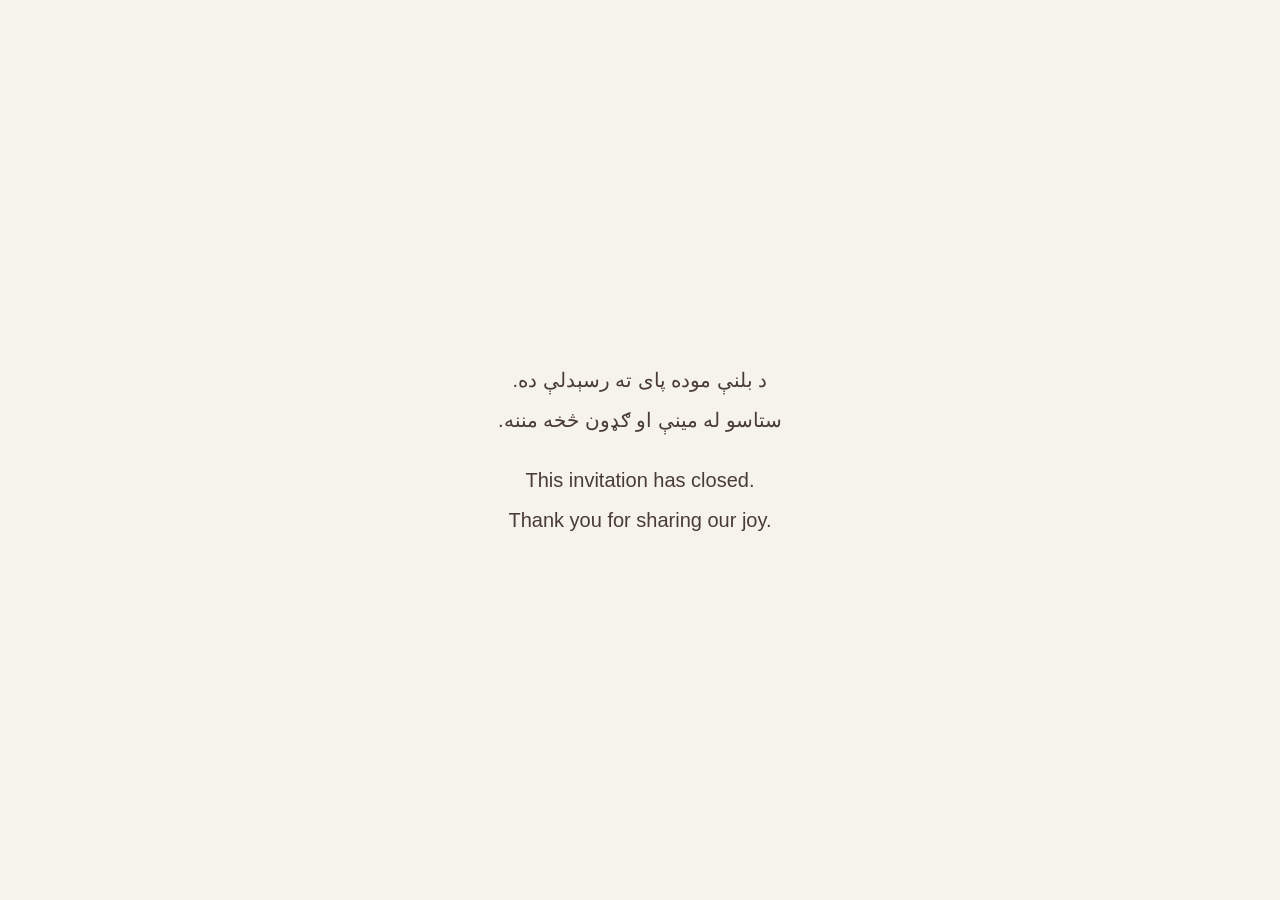
<file: bryllup/index.html>
<!doctype html><html lang="ps" dir="rtl"><head><meta charset="utf-8"><meta name="viewport" content="width=device-width,initial-scale=1"><meta name="theme-color" content="#f6f2ec"><title>تره‌کي · د واده بلنه</title><meta name="description" content="د صفي الله او عایشې، سمیع الله او رقیې د واده مراسمو ته بلنه."><style>
*{box-sizing:border-box}body{margin:0;background:#f6f2ec;color:#493b36;font-family:Georgia,'Times New Roman',serif}button{font:inherit} .stage{min-height:100svh;display:flex;flex-direction:column;align-items:center;justify-content:center;padding:36px 22px;background:radial-gradient(ellipse at 50% 45%,#fff 0,#f6f2ec 65%);overflow:hidden}.eyebrow{font:10px Arial,sans-serif;letter-spacing:4px;text-transform:uppercase;color:#896e65;margin:0 0 14px}.intro{font-size:clamp(23px,5vw,33px);font-weight:normal;margin:0 0 32px}.envelope{position:relative;width:min(360px,85vw);height:470px;max-height:65svh;background:linear-gradient(120deg,#fffefa,#e9e1d6);box-shadow:0 20px 50px #49332125;border:1px solid #d8cec1;perspective:1000px;border-radius:3px;transition:transform .8s,opacity .7s}.inside{position:absolute;inset:12px;background:#fffcf7;display:grid;place-items:center;color:#9b2636}.side{position:absolute;inset:0;background:linear-gradient(110deg,#fdfbf6,#ebe3d7)}.left{clip-path:polygon(0 0,55% 50%,0 100%)}.right{clip-path:polygon(100% 0,45% 50%,100% 100%);background:linear-gradient(260deg,#fffefa,#e8dfd3)}.bottom{clip-path:polygon(0 100%,50% 46%,100% 100%);background:linear-gradient(0deg,#f9f5ee,#e5d9c9)}.flap{position:absolute;inset:0;clip-path:polygon(0 0,100% 0,50% 52%);background:linear-gradient(155deg,#fffefa,#eee6da);filter:drop-shadow(0 3px 2px #765c4c40);transform-origin:top;transition:transform 1.2s;z-index:3}.seal{position:absolute;z-index:4;left:50%;top:49%;transform:translate(-50%,-50%);width:86px;height:86px;border:5px double #a74954;border-radius:50%;background:radial-gradient(circle at 30% 25%,#be5965,#8f2032);color:#fff2e4;box-shadow:0 4px 8px #40201535;cursor:pointer;transition:opacity .4s,transform .5s}.seal span{display:block;font-size:32px;font-style:italic}.seal small{font:8px Arial;letter-spacing:2px}.seal:focus-visible{outline:3px solid #402015;outline-offset:6px}.hint{margin:28px 0 0;font:11px Arial;letter-spacing:2px;color:#8c7167}.botanical{position:absolute;width:150px;height:230px;color:#a64650;opacity:.55;pointer-events:none;z-index:2}.b1{left:-6px;bottom:8px;transform:rotate(-12deg)}.b2{right:-6px;top:8px;transform:rotate(165deg)}.opening .flap{transform:rotateX(175deg)}.opening .seal{opacity:0;transform:translate(-50%,-50%) scale(.8)}.opening .envelope{transform:translateY(35px);opacity:0;transition-delay:.8s}.invitation{display:none;min-height:100svh;padding:24px 18px 40px;animation:reveal 1.4s ease both}.invitation.visible{display:block}.paper{max-width:660px;margin:auto;background:#fffefa;border:1px solid #dacebc;padding:65px 28px 35px;text-align:center;position:relative;box-shadow:0 20px 60px #4831210b;overflow:hidden}.paper:before{content:'';position:absolute;inset:10px;border:1px solid #ece3d7;pointer-events:none}.paper>.botanical{width:150px;height:235px;opacity:.3}.paper .b1{bottom:auto;top:-22px;left:-25px;transform:rotate(15deg)}.paper .b2{top:-25px;right:-25px;transform:rotate(-85deg)}.crest{color:#942d3a;font-size:38px;font-style:italic;margin-bottom:26px}.paper h1{font-size:clamp(30px,7vw,44px);font-weight:normal;margin:0 0 16px}.welcome{line-height:1.85;font-size:15px;max-width:370px;margin:0 auto 42px;color:#827166}.pair{margin:28px 0}.pair h2{font-size:clamp(26px,6vw,37px);font-weight:normal;line-height:1.4;margin:0}.pair .amp{display:block;color:#a03745;font-size:25px;font-style:italic}.family{font:10px Arial;letter-spacing:3px;color:#9a7d6e;margin-top:13px}.divider{display:flex;align-items:center;gap:18px;max-width:220px;margin:32px auto;color:#a03745}.divider:before,.divider:after{content:'';height:1px;background:#e1d2c3;flex:1}.details{border-top:1px solid #e9ded1;border-bottom:1px solid #e9ded1;margin:42px auto 30px;max-width:380px;padding:25px;display:flex;justify-content:space-around;gap:20px}.details label{display:block;font:9px Arial;letter-spacing:2px;color:#987d70;margin-bottom:10px}.details p{margin:0;font-size:15px}.closing{font-size:15px;font-style:italic;color:#886e62;line-height:1.8}.replay{background:none;border:none;border-bottom:1px solid #b89a8d;color:#8d6e61;font:10px Arial;letter-spacing:1px;padding:10px 0;margin-top:20px;cursor:pointer}.note{text-align:center;font:10px Arial;color:#a18c81;margin-top:22px}.flowerdef{position:absolute;width:0;height:0}@keyframes reveal{from{opacity:0;transform:translateY(30px)}to{opacity:1;transform:translateY(0)}}@media(prefers-reduced-motion:reduce){*{animation:none!important;transition:none!important}}
body{font-family:"Noto Naskh Arabic","Noto Sans Arabic",Tahoma,Arial,serif}.eyebrow,.hint,.family,.details label,.replay,.note{font-family:Tahoma,Arial,sans-serif;letter-spacing:0;line-height:1.9}.eyebrow,.family,.details label{font-size:13px}.hint,.replay{font-size:13px}.note{font-size:12px}.welcome{font-size:18px}.closing{font-size:18px;font-style:normal}.pair h2{line-height:1.8}.seal small{font:12px Tahoma,Arial;letter-spacing:0}.seal span,.crest{font-style:normal}.languages{position:absolute;top:12px;left:0;right:0;display:flex;justify-content:center;gap:8px;z-index:10;direction:ltr}.languages button{border:1px solid #dacebc;background:#fffefa;color:#8f2032;border-radius:20px;padding:6px 16px;font:13px Tahoma,Arial;cursor:pointer}.languages button[aria-pressed="true"]{background:#8f2032;color:white}html[lang="no"] body,html[lang="en"] body{font-family:Georgia,serif}html[lang="ps"] .intro{line-height:1.8;text-align:center}.invitation{padding-top:65px}.stage{padding-top:65px}
.quran{max-width:430px;margin:28px auto 36px;padding:24px 10px;border-block:1px solid #eaded0}.quran .arabic{font-family:"Noto Naskh Arabic",Tahoma,serif;font-size:clamp(24px,5.5vw,32px);line-height:2.1;color:#922c3b;margin:0 0 10px}.quran .meaning{font-size:15px;line-height:1.9;color:#8a7266;margin:8px auto}.quran a{color:#a08978;font:11px Tahoma,Arial;text-decoration:none}.bismillah{font-family:Tahoma,serif;color:#8f2032;font-size:23px;line-height:2;margin:0 0 22px}.birds{height:132px;position:relative;max-width:340px;margin:0 auto 18px;direction:ltr;overflow:hidden}.bird{position:absolute;width:104px;height:104px;bottom:12px;color:#c6b5a3;filter:drop-shadow(0 3px 3px #6c423316)}.bird.left-bird{left:0}.bird.right-bird{right:0;transform:scaleX(-1)}.visible .left-bird{animation:walk-left 3.5s ease-out both}.visible .right-bird{animation:walk-right 3.5s ease-out both}.bird .wing{transform-origin:55px 52px;animation:wing 2s ease-in-out infinite}.bird .foot{animation:step .5s ease-in-out 6;transform-origin:50% 75%}.bird-heart{position:absolute;left:50%;top:30px;transform:translateX(-50%);font-size:19px;color:#ad4350;opacity:0}.visible .bird-heart{animation:heart 1.8s 2.8s both}.ground{position:absolute;height:1px;bottom:19px;background:linear-gradient(90deg,transparent,#d8cabb,transparent);width:100%}@keyframes walk-left{0%{transform:translateX(0)}100%{transform:translateX(62px)}}@keyframes walk-right{0%{transform:translateX(0) scaleX(-1)}100%{transform:translateX(-62px) scaleX(-1)}}@keyframes wing{50%{transform:rotate(-8deg)}}@keyframes step{50%{transform:rotate(5deg)}}@keyframes heart{from{opacity:0;translate:0 8px}to{opacity:1;translate:0 0}}.calendar{max-width:350px;margin:34px auto;text-align:center;padding:22px 18px;border:1px solid #e7dbcc;border-radius:120px 120px 5px 5px;background:#faf6ef}.calendar h3{font-size:24px;font-weight:normal;margin:24px 0 18px;color:#892b39}.cal-grid{display:grid;grid-template-columns:repeat(7,minmax(0,1fr));gap:6px;direction:ltr;font:13px Tahoma,Arial}.cal-grid .weekday{font-size:10px;color:#a18a7c;line-height:25px}.cal-grid .day{display:flex;align-items:center;justify-content:center;aspect-ratio:1;border-radius:50%;color:#827164}.cal-grid .day.marked{background:#942f40;color:white;box-shadow:0 2px 6px #8f203226}.cal-key{font-size:12px;line-height:2;margin-top:16px;color:#9a7465}.save-calendar{display:inline-block;color:#fff;background:#942f40;padding:12px 23px;border-radius:30px;text-decoration:none;font:13px Tahoma,Arial;margin-top:13px}.sound-controls{padding:0 18px 30px;max-width:380px;margin:24px auto 0;text-align:center}.sound-controls button{border:1px solid #d8c4b5;color:#8f2032;background:#fffcf7;font:13px Tahoma,Arial;border-radius:22px;padding:11px 18px;cursor:pointer}.sound-controls p{font:11px Tahoma,Arial;line-height:1.8;color:#a18b7b;margin-top:8px}.sound-status{color:#8f2032;font:12px Tahoma,Arial}.pair{margin-top:22px}.paper{padding-top:50px}
.sound-controls{position:fixed;bottom:12px;right:12px;margin:0;padding:0;z-index:15;max-width:calc(100vw - 24px)}.sound-controls p{display:none}.sound-controls button{box-shadow:0 3px 18px #49332114;background:#fffdf9}.sound-status:empty{display:none}.sound-status{display:block;max-width:260px;background:#fffdf9;padding:4px}.invitation{padding-bottom:90px}.expired main,.expired .languages{display:none!important}.expired-message{display:none;min-height:100svh;padding:30px;align-items:center;justify-content:center;text-align:center;font:20px/2 Tahoma,Arial}.expired .expired-message{display:flex}</style><meta property="og:title" content="Taraky · د واده بلنه · Wedding Invitation"><meta property="og:description" content="Safiullah & Aysha · Samiullah & Roqia · 15–16 October 2026 · Hotel Al Hayat, Jalalabad"><meta property="og:type" content="website"><meta property="og:url" content="https://tarakysarafi.github.io/Mohibullah-Taraky/bryllup/"><meta name="robots" content="noindex"></head><body><nav class="languages" aria-label="Language"><button type="button" data-lang="ps" aria-pressed="true">پښتو</button><button type="button" data-lang="no" aria-pressed="false">Norsk</button><button type="button" data-lang="en" aria-pressed="false">English</button></nav>
<svg class="flowerdef" aria-hidden="true" xmlns="http://www.w3.org/2000/svg"><defs><symbol id="flowers" viewBox="0 0 160 240"><g fill="none" stroke="currentColor" stroke-width="1.1"><path d="M22 238C80 171 35 102 121 15M51 192C102 180 133 146 140 106M61 143C27 125 20 96 16 78M76 97C117 93 143 65 144 40"/><path d="M51 185Q19 181 16 156Q46 151 51 185ZM58 165Q91 166 98 143Q69 132 58 165ZM61 128Q41 104 51 87Q75 102 61 128ZM89 72Q115 77 120 56Q94 47 89 72ZM107 44Q83 30 93 11Q119 18 107 44ZM111 165Q114 135 133 128Q144 151 111 165Z"/><g transform="translate(35 111)"><ellipse rx="13" ry="25"/><ellipse rx="13" ry="25" transform="rotate(60)"/><ellipse rx="13" ry="25" transform="rotate(120)"/><circle r="7"/></g><g transform="translate(115 88)"><ellipse rx="11" ry="20"/><ellipse rx="11" ry="20" transform="rotate(60)"/><ellipse rx="11" ry="20" transform="rotate(120)"/><circle r="5"/></g><g transform="translate(67 211)"><ellipse rx="9" ry="16"/><ellipse rx="9" ry="16" transform="rotate(60)"/><ellipse rx="9" ry="16" transform="rotate(120)"/><circle r="4"/></g></g></symbol></defs></svg>
<div class="expired-message"><div><p lang="ps" dir="rtl">د بلنې موده پای ته رسېدلې ده.<br>ستاسو له مینې او ګډون څخه مننه.</p><p lang="en" dir="ltr">This invitation has closed.<br>Thank you for sharing our joy.</p></div></div><main><section class="stage" id="cover" aria-label="د واده بلنه پرانیزئ"><p class="eyebrow">یوه ځانګړې بلنه</p><h1 class="intro">تاسو ته په مینه بلنه درکوو</h1><div class="envelope"><div class="inside">په مینه، د تره‌کي کورنۍ</div><div class="side left"></div><div class="side right"></div><div class="side bottom"></div><svg class="botanical b1" aria-hidden="true"><use href="#flowers"/></svg><svg class="botanical b2" aria-hidden="true"><use href="#flowers"/></svg><div class="flap"></div><button class="seal" id="open" aria-label="بلنه پرانیزئ"><span>ت</span><small>تره‌کي</small></button></div><p class="hint">د بلنې د پرانیستلو لپاره پر مهر کلیک وکړئ</p></section>
<section class="invitation" id="invitation" aria-label="د واده بلنه"><article class="paper"><svg class="botanical b1" aria-hidden="true"><use href="#flowers"/></svg><svg class="botanical b2" aria-hidden="true"><use href="#flowers"/></svg><p class="bismillah" lang="ar" dir="rtl">بِسْمِ اللَّهِ الرَّحْمَٰنِ الرَّحِيمِ</p><div class="crest">ت</div><p class="eyebrow">دوه جوړې · یو ښکلی جشن</p><h1 tabindex="-1" id="heading">زموږ د خوښۍ په مراسمو کې ګډون وکړئ</h1><p class="welcome">په ډېرې خوښۍ تاسو ته بلنه درکوو چې زموږ د واده په مبارکو مراسمو کې ګډون وکړئ او زموږ خوښي راسره شریکه کړئ.</p><div class="quran"><p class="arabic" lang="ar" dir="rtl">وَجَعَلَ بَيْنَكُم مَّوَدَّةً وَرَحْمَةً</p><p class="meaning">او ستاسو ترمنځ یې مینه او رحمت پیدا کړ.</p><a href="https://quran.com/30/21" target="_blank" rel="noopener">سورة الروم · ۳۰:۲۱</a></div><div class="birds" role="img" aria-label="Two white doves walking toward each other"><div class="ground"></div><svg class="bird left-bird" viewBox="0 0 110 105" aria-hidden="true"><g fill="#fffdf8" stroke="currentColor" stroke-width="1.3"><path d="M27 62L5 40 12 65 30 72C40 86 62 83 76 68L80 51C81 43 94 42 96 33C97 26 89 21 83 25C75 29 74 38 70 43C52 38 33 43 27 62Z"/><path class="wing" d="M65 49C44 35 28 50 33 62C40 75 57 71 67 53C58 62 45 64 38 57"/><path d="M91 32L104 35 94 39Z" fill="#b59169"/><path class="foot" d="M45 80L43 94 35 97M43 94L51 97M62 79L61 94 55 97M61 94L69 97" fill="none"/><circle cx="88" cy="31" r="1.7" fill="#5b4439" stroke="none"/></g></svg><svg class="bird right-bird" viewBox="0 0 110 105" aria-hidden="true"><g fill="#fffdf8" stroke="currentColor" stroke-width="1.3"><path d="M27 62L5 40 12 65 30 72C40 86 62 83 76 68L80 51C81 43 94 42 96 33C97 26 89 21 83 25C75 29 74 38 70 43C52 38 33 43 27 62Z"/><path class="wing" d="M65 49C44 35 28 50 33 62C40 75 57 71 67 53C58 62 45 64 38 57"/><path d="M91 32L104 35 94 39Z" fill="#b59169"/><path class="foot" d="M45 80L43 94 35 97M43 94L51 97M62 79L61 94 55 97M61 94L69 97" fill="none"/><circle cx="88" cy="31" r="1.7" fill="#5b4439" stroke="none"/></g></svg><span class="bird-heart" aria-hidden="true">♥</span></div><div class="pair"><h2>صفي الله تره‌کي<span class="amp">او</span>عایشه تره‌کي</h2></div><div class="divider">✦</div><div class="pair"><h2>سمیع الله تره‌کي<span class="amp">او</span>رقیه تره‌کي</h2></div><p class="family">د تره‌کي کورنۍ</p><div class="details" style="display:block"><div><label>د ۲۰۲۶ کال د اکتوبر ۱۵مه</label><p lang="ps" dir="rtl" style="font-size:22px;line-height:1.8">د نکریزو ورځ او واره راوړل</p></div><div style="margin-top:28px"><label>د ۲۰۲۶ کال د اکتوبر ۱۶مه · د واده جشن</label><p style="font-size:21px">الحیات هوټل</p><p style="margin-top:8px">جلال‌آباد</p></div></div><section class="calendar" aria-label="October 2026"><h3>اکتوبر ۲۰۲۶</h3><div class="cal-grid"><span class="weekday">دوشنبه</span><span class="weekday">سه‌شنبه</span><span class="weekday">چهارشنبه</span><span class="weekday">پنجشنبه</span><span class="weekday">جمعه</span><span class="weekday">شنبه</span><span class="weekday">یکشنبه</span><span aria-hidden="true"></span><span aria-hidden="true"></span><span aria-hidden="true"></span><span class="day">۱</span><span class="day">۲</span><span class="day">۳</span><span class="day">۴</span><span class="day">۵</span><span class="day">۶</span><span class="day">۷</span><span class="day">۸</span><span class="day">۹</span><span class="day">۱۰</span><span class="day">۱۱</span><span class="day">۱۲</span><span class="day">۱۳</span><span class="day">۱۴</span><span class="day marked" aria-label="Henna celebration, 15 October 2026">۱۵</span><span class="day marked" aria-label="Wedding, 16 October 2026">۱۶</span><span class="day">۱۷</span><span class="day">۱۸</span><span class="day">۱۹</span><span class="day">۲۰</span><span class="day">۲۱</span><span class="day">۲۲</span><span class="day">۲۳</span><span class="day">۲۴</span><span class="day">۲۵</span><span class="day">۲۶</span><span class="day">۲۷</span><span class="day">۲۸</span><span class="day">۲۹</span><span class="day">۳۰</span><span class="day">۳۱</span><span aria-hidden="true"></span></div><p class="cal-key">۱۵مه · د نکریزو ورځ<br>۱۶مه · د واده جشن</p><a class="save-calendar" href="wedding.ics" download="Taraky-Wedding.ics">په خپل کلیز کې یې ثبت کړئ</a></section><p class="closing">ستاسو په راتګ به<br>زموږ خوښي لا نوره هم زیاته شي.</p><button class="replay" id="replay">لفافه بیا وګورئ</button></article><p class="note">د ۲۰۲۶ کال د اکتوبر ۱۵–۱۶ · د تره‌کي کورنۍ</p></section><div class="sound-controls"><button id="sound" type="button" aria-pressed="false">▷ د قرآن تلاوت واورئ</button><p>سورة الروم، ۳۰:۲۱ · مشاري راشد العفاسي</p><span class="sound-status" id="sound-status" role="status"></span></div><audio id="recitation" preload="none" src="audio/ar-rum-30-21.mp3"></audio></main><script>
const expiresAt=Date.parse('2026-10-21T00:00:00+02:00');function checkExpiry(){if(Date.now()>=expiresAt){document.body.classList.add('expired');const a=document.getElementById('recitation');if(a)a.pause();}}checkExpiry();setInterval(checkExpiry,60000);const cover=document.getElementById('cover'),invitation=document.getElementById('invitation'),openButton=document.getElementById('open');let busy=false;openButton.addEventListener('click',()=>{if(busy)return;busy=true;cover.classList.add('opening');setTimeout(()=>{cover.hidden=true;cover.style.display='none';invitation.classList.add('visible');document.getElementById('heading').focus({preventScroll:true});window.scrollTo(0,0)},1400)});document.getElementById('replay').addEventListener('click',()=>{invitation.classList.remove('visible');cover.hidden=false;cover.style.display='';cover.classList.remove('opening');busy=false;window.scrollTo(0,0);openButton.focus({preventScroll:true})});

const translations={"یوه ځانګړې بلنه": "En helt spesiell invitasjon", "تاسو ته په مینه بلنه درکوو": "Du er hjertelig invitert", "په مینه، د تره‌کي کورنۍ": "Med kjærlighet, familien Taraky", "ت": "T", "تره‌کي": "TARAKY", "د بلنې د پرانیستلو لپاره پر مهر کلیک وکړئ": "Trykk på seglet for å åpne", "دوه جوړې · یو ښکلی جشن": "To par · En vakker feiring", "زموږ د خوښۍ په مراسمو کې ګډون وکړئ": "Vi feirer kjærligheten", "په ډېرې خوښۍ تاسو ته بلنه درکوو چې زموږ د واده په مبارکو مراسمو کې ګډون وکړئ او زموږ خوښي راسره شریکه کړئ.": "Med stor glede inviterer vi deg til å dele vår bryllupsfeiring og glede med oss.", "صفي الله تره‌کي": "Safiullah Taraky", "عایشه تره‌کي": "Aysha Taraky", "سمیع الله تره‌کي": "Samiullah Taraky", "رقیه تره‌کي": "Roqia Taraky", "او": "&", "د تره‌کي کورنۍ": "FAMILIEN TARAKY", "د ۲۰۲۶ کال د اکتوبر ۱۵مه": "15. OKTOBER 2026", "د نکریزو ورځ او واره راوړل": "Hennafeiring og henting av bruden", "د ۲۰۲۶ کال د اکتوبر ۱۶مه · د واده جشن": "16. OKTOBER 2026 · BRYLLUPSFEST", "الحیات هوټل": "Hotel Al Hayat", "جلال‌آباد": "Jalalabad", "ستاسو په راتګ به": "Din tilstedeværelse vil gjøre", "زموږ خوښي لا نوره هم زیاته شي.": "gleden vår enda større.", "لفافه بیا وګورئ": "Se konvolutten igjen", "د ۲۰۲۶ کال د اکتوبر ۱۵–۱۶ · د تره‌کي کورنۍ": "15–16. oktober 2026 · Familien Taraky"};Object.assign(translations,{"او ستاسو ترمنځ یې مینه او رحمت پیدا کړ.": "Og Han skapte kjærlighet og barmhjertighet mellom dere.", "سورة الروم · ۳۰:۲۱": "Ar-Rum · 30:21", "اکتوبر ۲۰۲۶": "Oktober 2026", "۱۵مه · د نکریزو ورځ": "15. · Hennafeiring", "۱۶مه · د واده جشن": "16. · Bryllupsfest", "په خپل کلیز کې یې ثبت کړئ": "Lagre i kalenderen", "دوشنبه": "Man", "سه‌شنبه": "Tir", "چهارشنبه": "Ons", "پنجشنبه": "Tor", "جمعه": "Fre", "شنبه": "Lør", "یکشنبه": "Søn", "سورة الروم، ۳۰:۲۱ · مشاري راشد العفاسي": "Ar-Rum, 30:21 · Mishary Rashid Alafasy", "۱": "1", "۲": "2", "۳": "3", "۴": "4", "۵": "5", "۶": "6", "۷": "7", "۸": "8", "۹": "9", "۱۰": "10", "۱۱": "11", "۱۲": "12", "۱۳": "13", "۱۴": "14", "۱۵": "15", "۱۶": "16", "۱۷": "17", "۱۸": "18", "۱۹": "19", "۲۰": "20", "۲۱": "21", "۲۲": "22", "۲۳": "23", "۲۴": "24", "۲۵": "25", "۲۶": "26", "۲۷": "27", "۲۸": "28", "۲۹": "29", "۳۰": "30", "۳۱": "31"});const english={"En helt spesiell invitasjon": "A very special invitation", "Du er hjertelig invitert": "You are warmly invited", "Med kjærlighet, familien Taraky": "With love, the Taraky family", "Trykk på seglet for å åpne": "Tap the seal to open", "To par · En vakker feiring": "Two couples · One beautiful celebration", "Vi feirer kjærligheten": "Celebrating love", "Med stor glede inviterer vi deg til å dele vår bryllupsfeiring og glede med oss.": "With great joy, we invite you to join our wedding celebrations and share this special occasion with us.", "FAMILIEN TARAKY": "THE TARAKY FAMILY", "15. OKTOBER 2026": "15 OCTOBER 2026", "Hennafeiring og henting av bruden": "Henna celebration and bringing the bride", "16. OKTOBER 2026 · BRYLLUPSFEST": "16 OCTOBER 2026 · WEDDING CELEBRATION", "Din tilstedeværelse vil gjøre": "Your presence will make", "gleden vår enda større.": "our joy even greater.", "Se konvolutten igjen": "See the envelope again", "15–16. oktober 2026 · Familien Taraky": "15–16 October 2026 · The Taraky Family", "Og Han skapte kjærlighet og barmhjertighet mellom dere.": "And He placed love and mercy between you.", "Oktober 2026": "October 2026", "15. · Hennafeiring": "15 · Henna celebration", "16. · Bryllupsfest": "16 · Wedding celebration", "Lagre i kalenderen": "Add to your calendar", "Man": "Mon", "Tir": "Tue", "Ons": "Wed", "Tor": "Thu", "Fre": "Fri", "Lør": "Sat", "Søn": "Sun"};const textEntries=[];const walker=document.createTreeWalker(document.querySelector('main'),NodeFilter.SHOW_TEXT);while(walker.nextNode()){const n=walker.currentNode;const ps=n.nodeValue.trim();if(translations[ps])textEntries.push({n,ps,no:translations[ps],en:english[translations[ps]]||translations[ps]})}
const labels=[['cover','د واده بلنه پرانیزئ','Open the wedding invitation'],['open','بلنه پرانیزئ','Open invitation'],['invitation','د واده بلنه','Wedding invitation']];
function setLanguage(lang){document.documentElement.lang=lang;document.documentElement.dir=lang==='ps'?'rtl':'ltr';textEntries.forEach(e=>e.n.nodeValue=e[lang]);labels.forEach(([id,ps,no])=>document.getElementById(id).setAttribute('aria-label',lang==='ps'?ps:(lang==='en'?({cover:'Open the wedding invitation',open:'Open invitation',invitation:'Wedding invitation'}[id]):no)));document.querySelectorAll('[data-lang]').forEach(b=>b.setAttribute('aria-pressed',String(b.dataset.lang===lang)));document.querySelectorAll('.details p[lang]').forEach(e=>{e.lang=lang;e.dir=lang==='ps'?'rtl':'ltr'});updateSoundLabel();document.title=lang==='ps'?'تره‌کي · د واده بلنه':(lang==='en'?'Taraky · Wedding Invitation':'Taraky · Bryllupsinvitasjon')}
document.querySelectorAll('[data-lang]').forEach(b=>b.addEventListener('click',()=>setLanguage(b.dataset.lang)));

const sound=document.getElementById('sound'),recitation=document.getElementById('recitation'),soundStatus=document.getElementById('sound-status');
function updateSoundLabel(){const ps=document.documentElement.lang==='ps',en=document.documentElement.lang==='en';sound.textContent=recitation.paused?(ps?'▷ د قرآن تلاوت واورئ':(en?'▷ Listen to the Quran':'▷ Lytt til Koranen')):(ps?'Ⅱ تلاوت ودروئ':(en?'Ⅱ Pause recitation':'Ⅱ Sett resitasjonen på pause'));sound.setAttribute('aria-pressed',String(!recitation.paused))}
sound.addEventListener('click',async()=>{soundStatus.textContent='';if(recitation.paused){try{await recitation.play()}catch(e){soundStatus.textContent=document.documentElement.lang==='ps'?'د غږ د اورېدو لپاره بیا کلیک وکړئ.':(document.documentElement.lang==='en'?'Tap again to start the audio.':'Trykk igjen for å starte lyden.')}}else recitation.pause();updateSoundLabel()});openButton.addEventListener('click',()=>{recitation.play().catch(()=>{});});recitation.addEventListener('ended',updateSoundLabel);recitation.addEventListener('pause',updateSoundLabel);recitation.addEventListener('play',updateSoundLabel);updateSoundLabel();
</script></body></html>
</file>
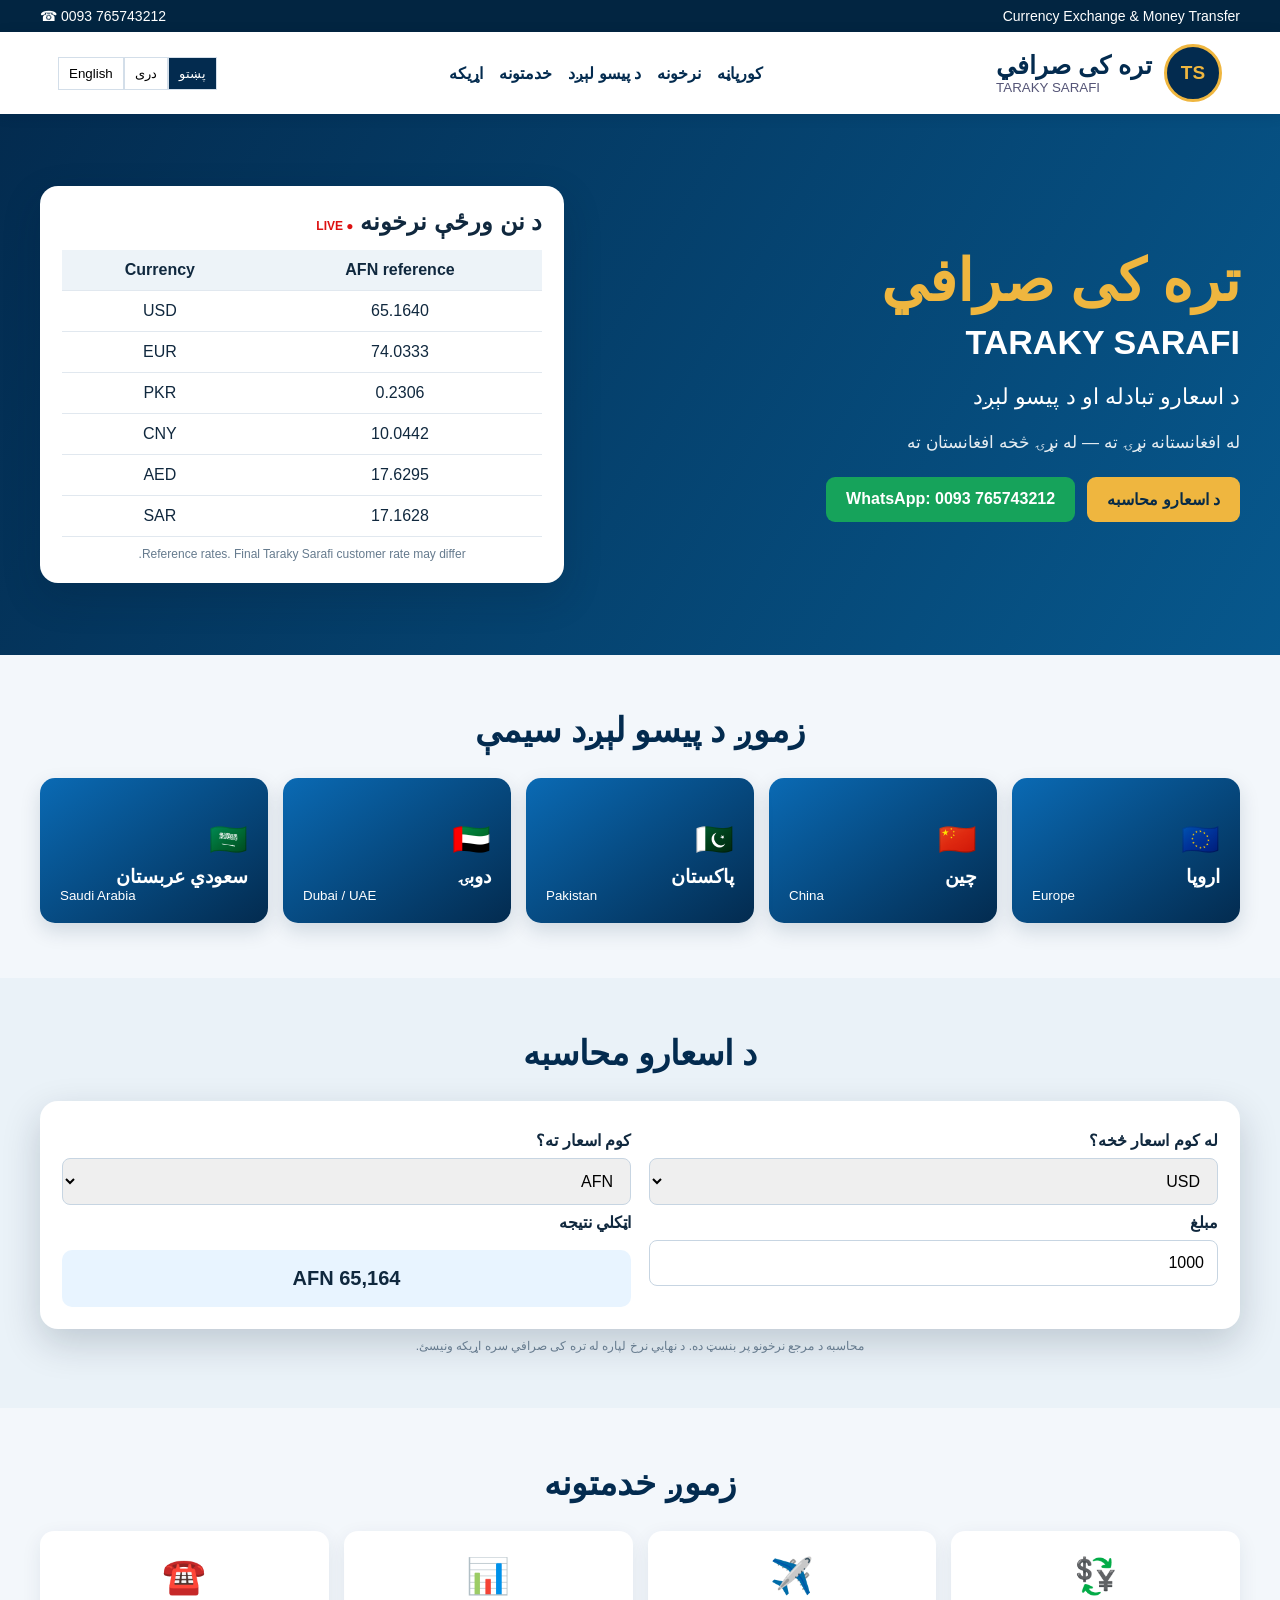
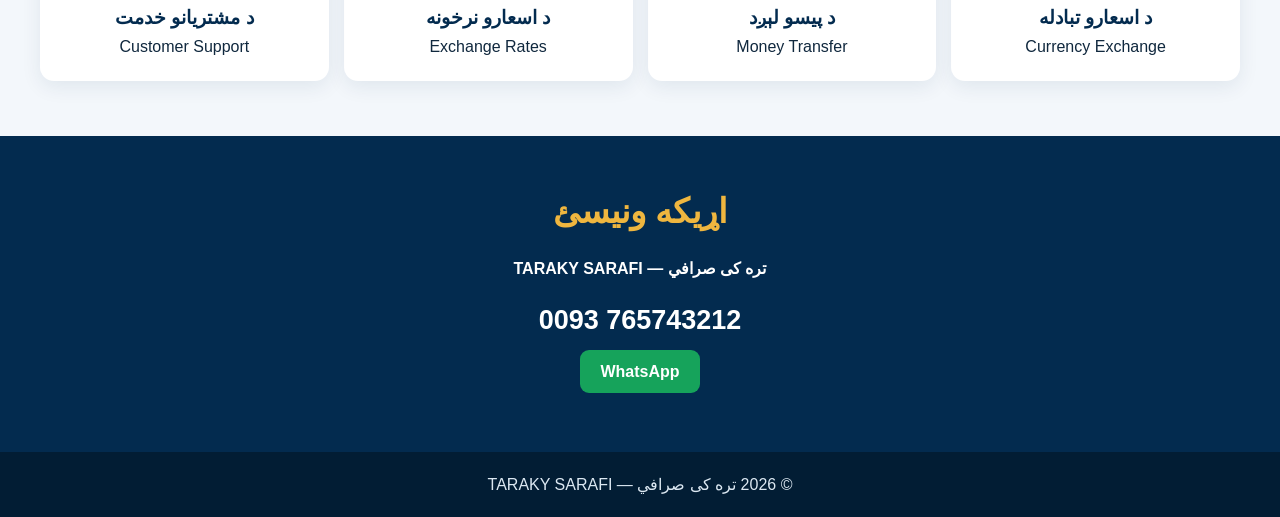
<file: taraky_sarafi_full_website (1).html>
<!doctype html>
<html lang="ps" dir="rtl">
<head>
<meta charset="utf-8"><meta name="viewport" content="width=device-width,initial-scale=1">
<title>تره کی صرافي | Taraky Sarafi</title>
<style>
:root{--navy:#032b4f;--navy2:#064a7d;--gold:#efb63f;--blue:#0868cf;--green:#16a35b;--bg:#f3f7fb;--ink:#10283e}
*{box-sizing:border-box}html{scroll-behavior:smooth}body{margin:0;font-family:Arial,"Noto Sans Arabic",sans-serif;background:var(--bg);color:var(--ink)}
.topbar{background:#022541;color:#fff;padding:8px 20px;font-size:14px}.topbar .inner,.nav .inner,.wrap{max-width:1200px;margin:auto}.topbar .inner{display:flex;justify-content:space-between;gap:15px;direction:ltr}
.nav{background:white;box-shadow:0 2px 12px #001d3320;position:sticky;top:0;z-index:10}.nav .inner{display:flex;align-items:center;justify-content:space-between;padding:12px 18px;gap:18px}
.brand{display:flex;align-items:center;gap:12px}.logo{width:58px;height:58px;border:3px solid var(--gold);border-radius:50%;display:grid;place-items:center;color:var(--gold);font-weight:900;font-size:19px;background:var(--navy)}
.brand h1{margin:0;color:var(--navy);font-size:25px}.brand small{display:block;direction:ltr;color:#557}
.links{display:flex;gap:16px}.links a{text-decoration:none;color:var(--navy);font-weight:700}.langs button{border:1px solid #d3dee9;background:white;padding:8px 10px;cursor:pointer}.langs button.active{background:var(--navy);color:white}
.hero{background:linear-gradient(120deg,#032b4f,#07588d);color:#fff;padding:72px 20px}.hero .wrap{display:grid;grid-template-columns:1.1fr .9fr;gap:35px;align-items:center}
.hero h2{font-size:58px;color:var(--gold);margin:0}.hero h3{font-size:34px;margin:8px 0;direction:ltr;text-align:right}.hero p{font-size:22px}.hero .sub{font-size:17px;opacity:.9}
.cta{display:flex;gap:12px;flex-wrap:wrap;margin-top:24px}.btn{padding:13px 20px;border-radius:9px;text-decoration:none;font-weight:800}.gold{background:var(--gold);color:#082b47}.outline{border:1px solid white;color:white}.whatsapp{background:var(--green);color:white}
.ratecard,.panel{background:white;border-radius:18px;box-shadow:0 14px 38px #001a3030;padding:22px;color:var(--ink)}.ratecard h3{direction:rtl;text-align:right;font-size:24px;margin:0 0 14px}.live{color:#d11;font-size:12px}
table{width:100%;border-collapse:collapse;direction:ltr}th,td{padding:11px 8px;text-align:center;border-bottom:1px solid #e1e8ef}th{background:#edf3f8}
section{padding:55px 20px}.title{text-align:center;color:var(--navy);font-size:34px;margin:0 0 28px}.destinations{display:grid;grid-template-columns:repeat(5,1fr);gap:15px}
.dest{min-height:145px;border-radius:15px;padding:20px;color:#fff;display:flex;flex-direction:column;justify-content:flex-end;background:linear-gradient(145deg,#0a6ab4,#032b4f);box-shadow:0 8px 20px #00274425}.dest span{font-size:31px}.dest b{font-size:19px;margin-top:7px}.dest small{direction:ltr}
.services{display:grid;grid-template-columns:repeat(4,1fr);gap:15px}.service{background:#fff;border-radius:14px;padding:25px;text-align:center;box-shadow:0 6px 20px #0b355015}.service .ico{font-size:35px}.service b{display:block;color:var(--navy);font-size:19px;margin:9px}
.calc{background:#eaf2f8}.calcgrid{display:grid;grid-template-columns:1fr 1fr;gap:18px}.field label{display:block;font-weight:700;margin:8px 0}.field input,.field select{width:100%;padding:13px;border:1px solid #c7d5e2;border-radius:8px;font-size:16px}.result{margin-top:18px;background:#e8f4ff;border-radius:10px;padding:17px;text-align:center;font-size:20px;font-weight:800}
.notice{font-size:12px;color:#667b8e;text-align:center;margin-top:10px}.contact{background:var(--navy);color:white}.contact .title{color:var(--gold)}.contactbox{text-align:center}.phone{font-size:27px;direction:ltr;font-weight:800}
footer{background:#021d34;color:#dce8f2;text-align:center;padding:23px}
@media(max-width:900px){.links{display:none}.hero .wrap,.calcgrid{grid-template-columns:1fr}.destinations{grid-template-columns:repeat(2,1fr)}.services{grid-template-columns:repeat(2,1fr)}.hero h2{font-size:42px}}
@media(max-width:520px){.topbar .inner{display:block;text-align:center}.brand h1{font-size:20px}.langs{display:flex}.hero{padding:48px 16px}.hero h2{font-size:36px}.hero h3{font-size:27px}.destinations,.services{grid-template-columns:1fr}}
</style>
</head>
<body>
<div class="topbar"><div class="inner"><span>☎ 0093 765743212</span><span id="topTag">Currency Exchange & Money Transfer</span></div></div>
<div class="nav"><div class="inner">
 <div class="brand"><div class="logo">TS</div><div><h1 id="brand">تره کی صرافي</h1><small>TARAKY SARAFI</small></div></div>
 <div class="links"><a href="#home" data-i="home">کورپاڼه</a><a href="#rates" data-i="rates">نرخونه</a><a href="#transfer" data-i="transfer">د پیسو لېږد</a><a href="#services" data-i="services">خدمتونه</a><a href="#contact" data-i="contact">اړیکه</a></div>
 <div class="langs"><button onclick="setLang('ps')" class="active" id="psb">پښتو</button><button onclick="setLang('fa')" id="fab">دری</button><button onclick="setLang('en')" id="enb">English</button></div>
</div></div>

<main id="home">
<section class="hero"><div class="wrap">
 <div><h2 id="heroName">تره کی صرافي</h2><h3>TARAKY SARAFI</h3><p id="heroText">د اسعارو تبادله او د پیسو لېږد</p><p class="sub" id="heroSub">له افغانستانه نړۍ ته — له نړۍ څخه افغانستان ته</p>
 <div class="cta"><a class="btn gold" href="#calculator" id="calcBtn">د اسعارو محاسبه</a><a class="btn whatsapp" href="https://wa.me/93765743212" target="_blank">WhatsApp: 0093 765743212</a></div></div>
 <div class="ratecard" id="rates"><h3><span id="todayRates">د نن ورځې نرخونه</span> <span class="live">● LIVE</span></h3>
 <table><thead><tr><th>Currency</th><th>AFN reference</th></tr></thead><tbody id="rateRows"><tr><td>USD</td><td>65.1640</td></tr><tr><td>EUR</td><td>74.0333</td></tr><tr><td>PKR</td><td>0.2306</td></tr><tr><td>CNY</td><td>10.0442</td></tr><tr><td>AED</td><td>17.6295</td></tr><tr><td>SAR</td><td>17.1628</td></tr></tbody></table>
 <div class="notice" id="rateNote">Reference rates. Final Taraky Sarafi customer rate may differ.</div></div>
</div></section>

<section id="transfer"><div class="wrap"><h2 class="title" id="worldTitle">زموږ د پیسو لېږد سیمې</h2>
<div class="destinations">
 <div class="dest"><span>🇪🇺</span><b id="eu">اروپا</b><small>Europe</small></div>
 <div class="dest"><span>🇨🇳</span><b id="cn">چین</b><small>China</small></div>
 <div class="dest"><span>🇵🇰</span><b id="pk">پاکستان</b><small>Pakistan</small></div>
 <div class="dest"><span>🇦🇪</span><b id="dubai">دوبۍ</b><small>Dubai / UAE</small></div>
 <div class="dest"><span>🇸🇦</span><b id="saudi">سعودي عربستان</b><small>Saudi Arabia</small></div>
</div></div></section>

<section class="calc" id="calculator"><div class="wrap"><h2 class="title" id="calculatorTitle">د اسعارو محاسبه</h2>
<div class="panel calcgrid">
 <div class="field"><label id="fromLabel">له کوم اسعار څخه؟</label><select id="from"><option>USD</option><option>AFN</option><option>EUR</option><option>PKR</option><option>CNY</option><option>AED</option><option>SAR</option></select><label id="amountLabel">مبلغ</label><input id="amount" type="number" value="1000" min="0"></div>
 <div class="field"><label id="toLabel">کوم اسعار ته؟</label><select id="to"><option>AFN</option><option>USD</option><option>EUR</option><option>PKR</option><option>CNY</option><option>AED</option><option>SAR</option></select><label id="resultLabel">اټکلي نتیجه</label><div class="result" id="result">—</div></div>
</div><div class="notice" id="calcNote">محاسبه د مرجع نرخونو پر بنسټ ده. د نهایي نرخ لپاره له تره کی صرافي سره اړیکه ونیسئ.</div></div></section>

<section id="services"><div class="wrap"><h2 class="title" id="serviceTitle">زموږ خدمتونه</h2><div class="services">
 <div class="service"><div class="ico">💱</div><b id="s1">د اسعارو تبادله</b><span>Currency Exchange</span></div>
 <div class="service"><div class="ico">✈️</div><b id="s2">د پیسو لېږد</b><span>Money Transfer</span></div>
 <div class="service"><div class="ico">📊</div><b id="s3">د اسعارو نرخونه</b><span>Exchange Rates</span></div>
 <div class="service"><div class="ico">☎️</div><b id="s4">د مشتریانو خدمت</b><span>Customer Support</span></div>
</div></div></section>

<section class="contact" id="contact"><div class="wrap contactbox"><h2 class="title" id="contactTitle">اړیکه ونیسئ</h2><p><b>تره کی صرافي — TARAKY SARAFI</b></p><p class="phone">0093 765743212</p><p><a class="btn whatsapp" href="https://wa.me/93765743212" target="_blank">WhatsApp</a></p></div></section>
</main>
<footer>© 2026 تره کی صرافي — TARAKY SARAFI</footer>

<script>
const rates={AFN:1,USD:65.1640,EUR:74.0333,PKR:0.2306,CNY:10.0442,AED:17.6295,SAR:17.1628};
function convert(){let a=parseFloat(document.getElementById('amount').value)||0,f=document.getElementById('from').value,t=document.getElementById('to').value;let afn=a*rates[f],out=afn/rates[t];document.getElementById('result').textContent=new Intl.NumberFormat('en-US',{maximumFractionDigits:2}).format(out)+" "+t}
['amount','from','to'].forEach(id=>document.getElementById(id).addEventListener(id==='amount'?'input':'change',convert));convert();

const T={
ps:{dir:'rtl',brand:'تره کی صرافي',heroText:'د اسعارو تبادله او د پیسو لېږد',heroSub:'له افغانستانه نړۍ ته — له نړۍ څخه افغانستان ته',home:'کورپاڼه',rates:'نرخونه',transfer:'د پیسو لېږد',services:'خدمتونه',contact:'اړیکه',today:'د نن ورځې نرخونه',world:'زموږ د پیسو لېږد سیمې',eu:'اروپا',cn:'چین',pk:'پاکستان',dubai:'دوبۍ',saudi:'سعودي عربستان',calculator:'د اسعارو محاسبه',from:'له کوم اسعار څخه؟',amount:'مبلغ',to:'کوم اسعار ته؟',res:'اټکلي نتیجه',serv:'زموږ خدمتونه',s1:'د اسعارو تبادله',s2:'د پیسو لېږد',s3:'د اسعارو نرخونه',s4:'د مشتریانو خدمت',contactTitle:'اړیکه ونیسئ'},
fa:{dir:'rtl',brand:'صرافی تره کی',heroText:'تبادله اسعار و انتقال پول',heroSub:'از افغانستان به جهان — از جهان به افغانستان',home:'خانه',rates:'نرخ‌ها',transfer:'انتقال پول',services:'خدمات',contact:'تماس',today:'نرخ‌های امروز',world:'مقاصد انتقال پول',eu:'اروپا',cn:'چین',pk:'پاکستان',dubai:'دبی',saudi:'عربستان سعودی',calculator:'محاسبه اسعار',from:'از کدام ارز؟',amount:'مبلغ',to:'به کدام ارز؟',res:'نتیجه تخمینی',serv:'خدمات ما',s1:'تبادله اسعار',s2:'انتقال پول',s3:'نرخ اسعار',s4:'خدمات مشتریان',contactTitle:'تماس با ما'},
en:{dir:'ltr',brand:'Taraky Sarafi',heroText:'Currency Exchange & Money Transfer',heroSub:'From Afghanistan to the world — from the world to Afghanistan',home:'Home',rates:'Rates',transfer:'Money Transfer',services:'Services',contact:'Contact',today:"Today's Exchange Rates",world:'Transfer Destinations',eu:'Europe',cn:'China',pk:'Pakistan',dubai:'Dubai',saudi:'Saudi Arabia',calculator:'Currency Calculator',from:'From currency',amount:'Amount',to:'To currency',res:'Estimated result',serv:'Our Services',s1:'Currency Exchange',s2:'Money Transfer',s3:'Exchange Rates',s4:'Customer Support',contactTitle:'Contact Us'}
};
function setLang(l){let x=T[l];document.documentElement.lang=l;document.documentElement.dir=x.dir;document.getElementById('brand').textContent=x.brand;document.getElementById('heroName').textContent=x.brand;document.getElementById('heroText').textContent=x.heroText;document.getElementById('heroSub').textContent=x.heroSub;document.querySelector('[data-i=home]').textContent=x.home;document.querySelector('[data-i=rates]').textContent=x.rates;document.querySelector('[data-i=transfer]').textContent=x.transfer;document.querySelector('[data-i=services]').textContent=x.services;document.querySelector('[data-i=contact]').textContent=x.contact;document.getElementById('todayRates').textContent=x.today;document.getElementById('worldTitle').textContent=x.world;['eu','cn','pk','dubai','saudi'].forEach(k=>document.getElementById(k).textContent=x[k]);document.getElementById('calculatorTitle').textContent=x.calculator;document.getElementById('fromLabel').textContent=x.from;document.getElementById('amountLabel').textContent=x.amount;document.getElementById('toLabel').textContent=x.to;document.getElementById('resultLabel').textContent=x.res;document.getElementById('serviceTitle').textContent=x.serv;['s1','s2','s3','s4'].forEach(k=>document.getElementById(k).textContent=x[k]);document.getElementById('contactTitle').textContent=x.contactTitle;['ps','fa','en'].forEach(k=>document.getElementById(k+'b').classList.toggle('active',k===l))}
</script>
</body></html>
</file>
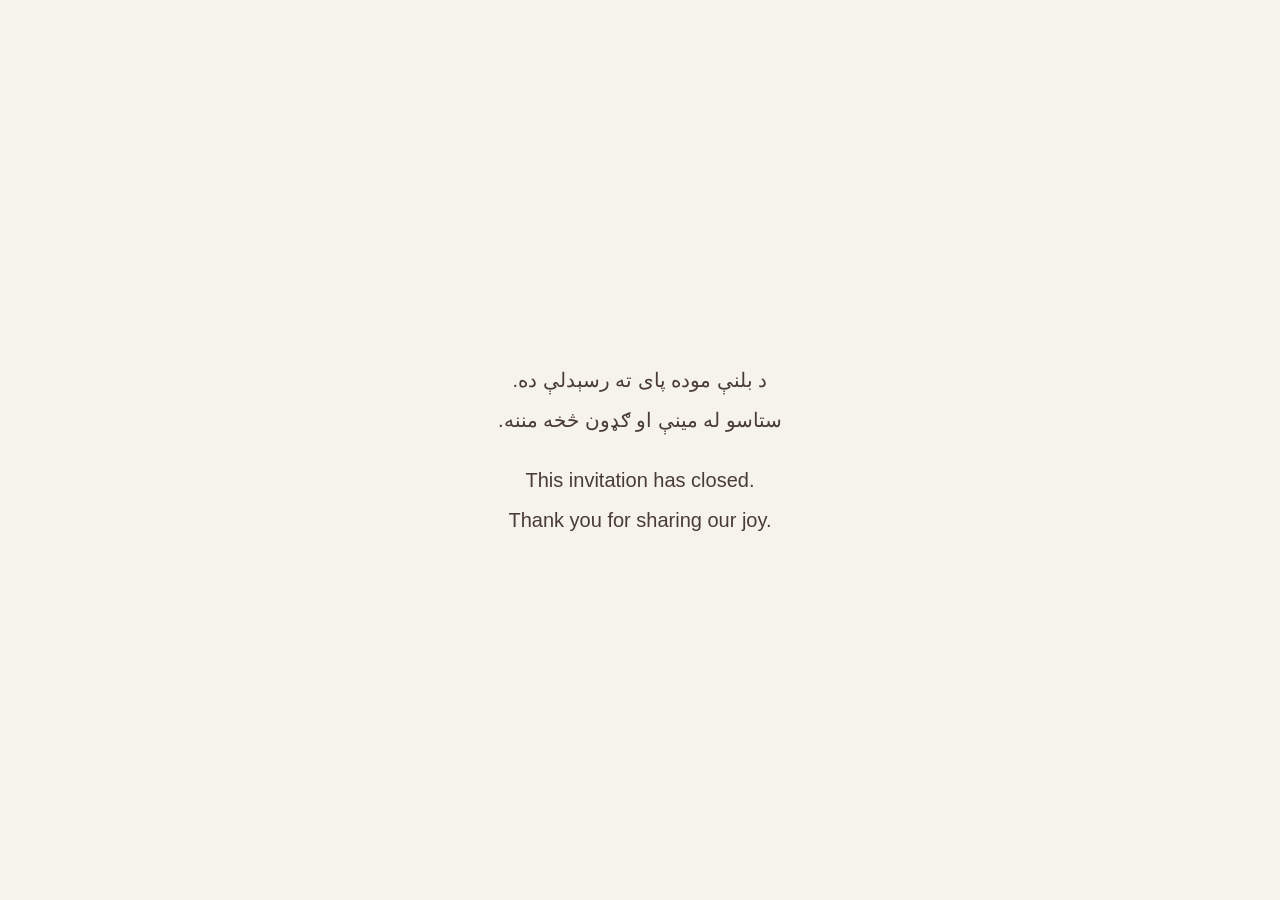
<file: bryllup/uten-jentenavn.html>
<!doctype html><html lang="ps" dir="rtl"><head><meta charset="utf-8"><meta name="viewport" content="width=device-width,initial-scale=1"><meta name="theme-color" content="#f6f2ec"><title>تره‌کي · د واده بلنه</title><meta name="description" content="د صفي الله او سمیع الله د واده مراسمو ته بلنه."><style>
*{box-sizing:border-box}body{margin:0;background:#f6f2ec;color:#493b36;font-family:Georgia,'Times New Roman',serif}button{font:inherit} .stage{min-height:100svh;display:flex;flex-direction:column;align-items:center;justify-content:center;padding:36px 22px;background:radial-gradient(ellipse at 50% 45%,#fff 0,#f6f2ec 65%);overflow:hidden}.eyebrow{font:10px Arial,sans-serif;letter-spacing:4px;text-transform:uppercase;color:#896e65;margin:0 0 14px}.intro{font-size:clamp(23px,5vw,33px);font-weight:normal;margin:0 0 32px}.envelope{position:relative;width:min(360px,85vw);height:470px;max-height:65svh;background:linear-gradient(120deg,#fffefa,#e9e1d6);box-shadow:0 20px 50px #49332125;border:1px solid #d8cec1;perspective:1000px;border-radius:3px;transition:transform .8s,opacity .7s}.inside{position:absolute;inset:12px;background:#fffcf7;display:grid;place-items:center;color:#9b2636}.side{position:absolute;inset:0;background:linear-gradient(110deg,#fdfbf6,#ebe3d7)}.left{clip-path:polygon(0 0,55% 50%,0 100%)}.right{clip-path:polygon(100% 0,45% 50%,100% 100%);background:linear-gradient(260deg,#fffefa,#e8dfd3)}.bottom{clip-path:polygon(0 100%,50% 46%,100% 100%);background:linear-gradient(0deg,#f9f5ee,#e5d9c9)}.flap{position:absolute;inset:0;clip-path:polygon(0 0,100% 0,50% 52%);background:linear-gradient(155deg,#fffefa,#eee6da);filter:drop-shadow(0 3px 2px #765c4c40);transform-origin:top;transition:transform 1.2s;z-index:3}.seal{position:absolute;z-index:4;left:50%;top:49%;transform:translate(-50%,-50%);width:86px;height:86px;border:5px double #a74954;border-radius:50%;background:radial-gradient(circle at 30% 25%,#be5965,#8f2032);color:#fff2e4;box-shadow:0 4px 8px #40201535;cursor:pointer;transition:opacity .4s,transform .5s}.seal span{display:block;font-size:32px;font-style:italic}.seal small{font:8px Arial;letter-spacing:2px}.seal:focus-visible{outline:3px solid #402015;outline-offset:6px}.hint{margin:28px 0 0;font:11px Arial;letter-spacing:2px;color:#8c7167}.botanical{position:absolute;width:150px;height:230px;color:#a64650;opacity:.55;pointer-events:none;z-index:2}.b1{left:-6px;bottom:8px;transform:rotate(-12deg)}.b2{right:-6px;top:8px;transform:rotate(165deg)}.opening .flap{transform:rotateX(175deg)}.opening .seal{opacity:0;transform:translate(-50%,-50%) scale(.8)}.opening .envelope{transform:translateY(35px);opacity:0;transition-delay:.8s}.invitation{display:none;min-height:100svh;padding:24px 18px 40px;animation:reveal 1.4s ease both}.invitation.visible{display:block}.paper{max-width:660px;margin:auto;background:#fffefa;border:1px solid #dacebc;padding:65px 28px 35px;text-align:center;position:relative;box-shadow:0 20px 60px #4831210b;overflow:hidden}.paper:before{content:'';position:absolute;inset:10px;border:1px solid #ece3d7;pointer-events:none}.paper>.botanical{width:150px;height:235px;opacity:.3}.paper .b1{bottom:auto;top:-22px;left:-25px;transform:rotate(15deg)}.paper .b2{top:-25px;right:-25px;transform:rotate(-85deg)}.crest{color:#942d3a;font-size:38px;font-style:italic;margin-bottom:26px}.paper h1{font-size:clamp(30px,7vw,44px);font-weight:normal;margin:0 0 16px}.welcome{line-height:1.85;font-size:15px;max-width:370px;margin:0 auto 42px;color:#827166}.pair{margin:28px 0}.pair h2{font-size:clamp(26px,6vw,37px);font-weight:normal;line-height:1.4;margin:0}.pair .amp{display:block;color:#a03745;font-size:25px;font-style:italic}.family{font:10px Arial;letter-spacing:3px;color:#9a7d6e;margin-top:13px}.divider{display:flex;align-items:center;gap:18px;max-width:220px;margin:32px auto;color:#a03745}.divider:before,.divider:after{content:'';height:1px;background:#e1d2c3;flex:1}.details{border-top:1px solid #e9ded1;border-bottom:1px solid #e9ded1;margin:42px auto 30px;max-width:380px;padding:25px;display:flex;justify-content:space-around;gap:20px}.details label{display:block;font:9px Arial;letter-spacing:2px;color:#987d70;margin-bottom:10px}.details p{margin:0;font-size:15px}.closing{font-size:15px;font-style:italic;color:#886e62;line-height:1.8}.replay{background:none;border:none;border-bottom:1px solid #b89a8d;color:#8d6e61;font:10px Arial;letter-spacing:1px;padding:10px 0;margin-top:20px;cursor:pointer}.note{text-align:center;font:10px Arial;color:#a18c81;margin-top:22px}.flowerdef{position:absolute;width:0;height:0}@keyframes reveal{from{opacity:0;transform:translateY(30px)}to{opacity:1;transform:translateY(0)}}@media(prefers-reduced-motion:reduce){*{animation:none!important;transition:none!important}}
body{font-family:"Noto Naskh Arabic","Noto Sans Arabic",Tahoma,Arial,serif}.eyebrow,.hint,.family,.details label,.replay,.note{font-family:Tahoma,Arial,sans-serif;letter-spacing:0;line-height:1.9}.eyebrow,.family,.details label{font-size:13px}.hint,.replay{font-size:13px}.note{font-size:12px}.welcome{font-size:18px}.closing{font-size:18px;font-style:normal}.pair h2{line-height:1.8}.seal small{font:12px Tahoma,Arial;letter-spacing:0}.seal span,.crest{font-style:normal}.languages{position:absolute;top:12px;left:0;right:0;display:flex;justify-content:center;gap:8px;z-index:10;direction:ltr}.languages button{border:1px solid #dacebc;background:#fffefa;color:#8f2032;border-radius:20px;padding:6px 16px;font:13px Tahoma,Arial;cursor:pointer}.languages button[aria-pressed="true"]{background:#8f2032;color:white}html[lang="no"] body,html[lang="en"] body{font-family:Georgia,serif}html[lang="ps"] .intro{line-height:1.8;text-align:center}.invitation{padding-top:65px}.stage{padding-top:65px}
.quran{max-width:430px;margin:28px auto 36px;padding:24px 10px;border-block:1px solid #eaded0}.quran .arabic{font-family:"Noto Naskh Arabic",Tahoma,serif;font-size:clamp(24px,5.5vw,32px);line-height:2.1;color:#922c3b;margin:0 0 10px}.quran .meaning{font-size:15px;line-height:1.9;color:#8a7266;margin:8px auto}.quran a{color:#a08978;font:11px Tahoma,Arial;text-decoration:none}.bismillah{font-family:Tahoma,serif;color:#8f2032;font-size:23px;line-height:2;margin:0 0 22px}.birds{height:132px;position:relative;max-width:340px;margin:0 auto 18px;direction:ltr;overflow:hidden}.bird{position:absolute;width:104px;height:104px;bottom:12px;color:#c6b5a3;filter:drop-shadow(0 3px 3px #6c423316)}.bird.left-bird{left:0}.bird.right-bird{right:0;transform:scaleX(-1)}.visible .left-bird{animation:walk-left 3.5s ease-out both}.visible .right-bird{animation:walk-right 3.5s ease-out both}.bird .wing{transform-origin:55px 52px;animation:wing 2s ease-in-out infinite}.bird .foot{animation:step .5s ease-in-out 6;transform-origin:50% 75%}.bird-heart{position:absolute;left:50%;top:30px;transform:translateX(-50%);font-size:19px;color:#ad4350;opacity:0}.visible .bird-heart{animation:heart 1.8s 2.8s both}.ground{position:absolute;height:1px;bottom:19px;background:linear-gradient(90deg,transparent,#d8cabb,transparent);width:100%}@keyframes walk-left{0%{transform:translateX(0)}100%{transform:translateX(62px)}}@keyframes walk-right{0%{transform:translateX(0) scaleX(-1)}100%{transform:translateX(-62px) scaleX(-1)}}@keyframes wing{50%{transform:rotate(-8deg)}}@keyframes step{50%{transform:rotate(5deg)}}@keyframes heart{from{opacity:0;translate:0 8px}to{opacity:1;translate:0 0}}.calendar{max-width:350px;margin:34px auto;text-align:center;padding:22px 18px;border:1px solid #e7dbcc;border-radius:120px 120px 5px 5px;background:#faf6ef}.calendar h3{font-size:24px;font-weight:normal;margin:24px 0 18px;color:#892b39}.cal-grid{display:grid;grid-template-columns:repeat(7,minmax(0,1fr));gap:6px;direction:ltr;font:13px Tahoma,Arial}.cal-grid .weekday{font-size:10px;color:#a18a7c;line-height:25px}.cal-grid .day{display:flex;align-items:center;justify-content:center;aspect-ratio:1;border-radius:50%;color:#827164}.cal-grid .day.marked{background:#942f40;color:white;box-shadow:0 2px 6px #8f203226}.cal-key{font-size:12px;line-height:2;margin-top:16px;color:#9a7465}.save-calendar{display:inline-block;color:#fff;background:#942f40;padding:12px 23px;border-radius:30px;text-decoration:none;font:13px Tahoma,Arial;margin-top:13px}.sound-controls{padding:0 18px 30px;max-width:380px;margin:24px auto 0;text-align:center}.sound-controls button{border:1px solid #d8c4b5;color:#8f2032;background:#fffcf7;font:13px Tahoma,Arial;border-radius:22px;padding:11px 18px;cursor:pointer}.sound-controls p{font:11px Tahoma,Arial;line-height:1.8;color:#a18b7b;margin-top:8px}.sound-status{color:#8f2032;font:12px Tahoma,Arial}.pair{margin-top:22px}.paper{padding-top:50px}
.sound-controls{position:fixed;bottom:12px;right:12px;margin:0;padding:0;z-index:15;max-width:calc(100vw - 24px)}.sound-controls p{display:none}.sound-controls button{box-shadow:0 3px 18px #49332114;background:#fffdf9}.sound-status:empty{display:none}.sound-status{display:block;max-width:260px;background:#fffdf9;padding:4px}.invitation{padding-bottom:90px}.expired main,.expired .languages{display:none!important}.expired-message{display:none;min-height:100svh;padding:30px;align-items:center;justify-content:center;text-align:center;font:20px/2 Tahoma,Arial}.expired .expired-message{display:flex}</style><meta property="og:title" content="Taraky · د واده بلنه · Wedding Invitation"><meta property="og:description" content="Safiullah · Samiullah · 15–16 October 2026 · Hotel Al Hayat, Jalalabad"><meta property="og:type" content="website"><meta property="og:url" content="https://tarakysarafi.github.io/Mohibullah-Taraky/bryllup/uten-jentenavn.html"><meta name="robots" content="noindex"></head><body><nav class="languages" aria-label="Language"><button type="button" data-lang="ps" aria-pressed="true">پښتو</button><button type="button" data-lang="no" aria-pressed="false">Norsk</button><button type="button" data-lang="en" aria-pressed="false">English</button></nav>
<svg class="flowerdef" aria-hidden="true" xmlns="http://www.w3.org/2000/svg"><defs><symbol id="flowers" viewBox="0 0 160 240"><g fill="none" stroke="currentColor" stroke-width="1.1"><path d="M22 238C80 171 35 102 121 15M51 192C102 180 133 146 140 106M61 143C27 125 20 96 16 78M76 97C117 93 143 65 144 40"/><path d="M51 185Q19 181 16 156Q46 151 51 185ZM58 165Q91 166 98 143Q69 132 58 165ZM61 128Q41 104 51 87Q75 102 61 128ZM89 72Q115 77 120 56Q94 47 89 72ZM107 44Q83 30 93 11Q119 18 107 44ZM111 165Q114 135 133 128Q144 151 111 165Z"/><g transform="translate(35 111)"><ellipse rx="13" ry="25"/><ellipse rx="13" ry="25" transform="rotate(60)"/><ellipse rx="13" ry="25" transform="rotate(120)"/><circle r="7"/></g><g transform="translate(115 88)"><ellipse rx="11" ry="20"/><ellipse rx="11" ry="20" transform="rotate(60)"/><ellipse rx="11" ry="20" transform="rotate(120)"/><circle r="5"/></g><g transform="translate(67 211)"><ellipse rx="9" ry="16"/><ellipse rx="9" ry="16" transform="rotate(60)"/><ellipse rx="9" ry="16" transform="rotate(120)"/><circle r="4"/></g></g></symbol></defs></svg>
<div class="expired-message"><div><p lang="ps" dir="rtl">د بلنې موده پای ته رسېدلې ده.<br>ستاسو له مینې او ګډون څخه مننه.</p><p lang="en" dir="ltr">This invitation has closed.<br>Thank you for sharing our joy.</p></div></div><main><section class="stage" id="cover" aria-label="د واده بلنه پرانیزئ"><p class="eyebrow">یوه ځانګړې بلنه</p><h1 class="intro">تاسو ته په مینه بلنه درکوو</h1><div class="envelope"><div class="inside">په مینه، د تره‌کي کورنۍ</div><div class="side left"></div><div class="side right"></div><div class="side bottom"></div><svg class="botanical b1" aria-hidden="true"><use href="#flowers"/></svg><svg class="botanical b2" aria-hidden="true"><use href="#flowers"/></svg><div class="flap"></div><button class="seal" id="open" aria-label="بلنه پرانیزئ"><span>ت</span><small>تره‌کي</small></button></div><p class="hint">د بلنې د پرانیستلو لپاره پر مهر کلیک وکړئ</p></section>
<section class="invitation" id="invitation" aria-label="د واده بلنه"><article class="paper"><svg class="botanical b1" aria-hidden="true"><use href="#flowers"/></svg><svg class="botanical b2" aria-hidden="true"><use href="#flowers"/></svg><p class="bismillah" lang="ar" dir="rtl">بِسْمِ اللَّهِ الرَّحْمَٰنِ الرَّحِيمِ</p><div class="crest">ت</div><p class="eyebrow">دوه جوړې · یو ښکلی جشن</p><h1 tabindex="-1" id="heading">زموږ د خوښۍ په مراسمو کې ګډون وکړئ</h1><p class="welcome">په ډېرې خوښۍ تاسو ته بلنه درکوو چې زموږ د واده په مبارکو مراسمو کې ګډون وکړئ او زموږ خوښي راسره شریکه کړئ.</p><div class="quran"><p class="arabic" lang="ar" dir="rtl">وَجَعَلَ بَيْنَكُم مَّوَدَّةً وَرَحْمَةً</p><p class="meaning">او ستاسو ترمنځ یې مینه او رحمت پیدا کړ.</p><a href="https://quran.com/30/21" target="_blank" rel="noopener">سورة الروم · ۳۰:۲۱</a></div><div class="birds" role="img" aria-label="Two white doves walking toward each other"><div class="ground"></div><svg class="bird left-bird" viewBox="0 0 110 105" aria-hidden="true"><g fill="#fffdf8" stroke="currentColor" stroke-width="1.3"><path d="M27 62L5 40 12 65 30 72C40 86 62 83 76 68L80 51C81 43 94 42 96 33C97 26 89 21 83 25C75 29 74 38 70 43C52 38 33 43 27 62Z"/><path class="wing" d="M65 49C44 35 28 50 33 62C40 75 57 71 67 53C58 62 45 64 38 57"/><path d="M91 32L104 35 94 39Z" fill="#b59169"/><path class="foot" d="M45 80L43 94 35 97M43 94L51 97M62 79L61 94 55 97M61 94L69 97" fill="none"/><circle cx="88" cy="31" r="1.7" fill="#5b4439" stroke="none"/></g></svg><svg class="bird right-bird" viewBox="0 0 110 105" aria-hidden="true"><g fill="#fffdf8" stroke="currentColor" stroke-width="1.3"><path d="M27 62L5 40 12 65 30 72C40 86 62 83 76 68L80 51C81 43 94 42 96 33C97 26 89 21 83 25C75 29 74 38 70 43C52 38 33 43 27 62Z"/><path class="wing" d="M65 49C44 35 28 50 33 62C40 75 57 71 67 53C58 62 45 64 38 57"/><path d="M91 32L104 35 94 39Z" fill="#b59169"/><path class="foot" d="M45 80L43 94 35 97M43 94L51 97M62 79L61 94 55 97M61 94L69 97" fill="none"/><circle cx="88" cy="31" r="1.7" fill="#5b4439" stroke="none"/></g></svg><span class="bird-heart" aria-hidden="true">♥</span></div><div class="pair"><h2>صفي الله تره‌کي</h2></div><div class="divider">✦</div><div class="pair"><h2>سمیع الله تره‌کي</h2></div><p class="family">د تره‌کي کورنۍ</p><div class="details" style="display:block"><div><label>د ۲۰۲۶ کال د اکتوبر ۱۵مه</label><p lang="ps" dir="rtl" style="font-size:22px;line-height:1.8">د نکریزو ورځ او واره راوړل</p></div><div style="margin-top:28px"><label>د ۲۰۲۶ کال د اکتوبر ۱۶مه · د واده جشن</label><p style="font-size:21px">الحیات هوټل</p><p style="margin-top:8px">جلال‌آباد</p></div></div><section class="calendar" aria-label="October 2026"><h3>اکتوبر ۲۰۲۶</h3><div class="cal-grid"><span class="weekday">دوشنبه</span><span class="weekday">سه‌شنبه</span><span class="weekday">چهارشنبه</span><span class="weekday">پنجشنبه</span><span class="weekday">جمعه</span><span class="weekday">شنبه</span><span class="weekday">یکشنبه</span><span aria-hidden="true"></span><span aria-hidden="true"></span><span aria-hidden="true"></span><span class="day">۱</span><span class="day">۲</span><span class="day">۳</span><span class="day">۴</span><span class="day">۵</span><span class="day">۶</span><span class="day">۷</span><span class="day">۸</span><span class="day">۹</span><span class="day">۱۰</span><span class="day">۱۱</span><span class="day">۱۲</span><span class="day">۱۳</span><span class="day">۱۴</span><span class="day marked" aria-label="Henna celebration, 15 October 2026">۱۵</span><span class="day marked" aria-label="Wedding, 16 October 2026">۱۶</span><span class="day">۱۷</span><span class="day">۱۸</span><span class="day">۱۹</span><span class="day">۲۰</span><span class="day">۲۱</span><span class="day">۲۲</span><span class="day">۲۳</span><span class="day">۲۴</span><span class="day">۲۵</span><span class="day">۲۶</span><span class="day">۲۷</span><span class="day">۲۸</span><span class="day">۲۹</span><span class="day">۳۰</span><span class="day">۳۱</span><span aria-hidden="true"></span></div><p class="cal-key">۱۵مه · د نکریزو ورځ<br>۱۶مه · د واده جشن</p><a class="save-calendar" href="wedding-uten-jentenavn.ics" download="Taraky-Wedding.ics">په خپل کلیز کې یې ثبت کړئ</a></section><p class="closing">ستاسو په راتګ به<br>زموږ خوښي لا نوره هم زیاته شي.</p><button class="replay" id="replay">لفافه بیا وګورئ</button></article><p class="note">د ۲۰۲۶ کال د اکتوبر ۱۵–۱۶ · د تره‌کي کورنۍ</p></section><div class="sound-controls"><button id="sound" type="button" aria-pressed="false">▷ د قرآن تلاوت واورئ</button><p>سورة الروم، ۳۰:۲۱ · مشاري راشد العفاسي</p><span class="sound-status" id="sound-status" role="status"></span></div><audio id="recitation" preload="none" src="audio/ar-rum-30-21.mp3"></audio></main><script>
const expiresAt=Date.parse('2026-10-21T00:00:00+02:00');function checkExpiry(){if(Date.now()>=expiresAt){document.body.classList.add('expired');const a=document.getElementById('recitation');if(a)a.pause();}}checkExpiry();setInterval(checkExpiry,60000);const cover=document.getElementById('cover'),invitation=document.getElementById('invitation'),openButton=document.getElementById('open');let busy=false;openButton.addEventListener('click',()=>{if(busy)return;busy=true;cover.classList.add('opening');setTimeout(()=>{cover.hidden=true;cover.style.display='none';invitation.classList.add('visible');document.getElementById('heading').focus({preventScroll:true});window.scrollTo(0,0)},1400)});document.getElementById('replay').addEventListener('click',()=>{invitation.classList.remove('visible');cover.hidden=false;cover.style.display='';cover.classList.remove('opening');busy=false;window.scrollTo(0,0);openButton.focus({preventScroll:true})});

const translations={"یوه ځانګړې بلنه": "En helt spesiell invitasjon", "تاسو ته په مینه بلنه درکوو": "Du er hjertelig invitert", "په مینه، د تره‌کي کورنۍ": "Med kjærlighet, familien Taraky", "ت": "T", "تره‌کي": "TARAKY", "د بلنې د پرانیستلو لپاره پر مهر کلیک وکړئ": "Trykk på seglet for å åpne", "دوه جوړې · یو ښکلی جشن": "To par · En vakker feiring", "زموږ د خوښۍ په مراسمو کې ګډون وکړئ": "Vi feirer kjærligheten", "په ډېرې خوښۍ تاسو ته بلنه درکوو چې زموږ د واده په مبارکو مراسمو کې ګډون وکړئ او زموږ خوښي راسره شریکه کړئ.": "Med stor glede inviterer vi deg til å dele vår bryllupsfeiring og glede med oss.", "صفي الله تره‌کي": "Safiullah Taraky", "سمیع الله تره‌کي": "Samiullah Taraky", "او": "&", "د تره‌کي کورنۍ": "FAMILIEN TARAKY", "د ۲۰۲۶ کال د اکتوبر ۱۵مه": "15. OKTOBER 2026", "د نکریزو ورځ او واره راوړل": "Hennafeiring og henting av bruden", "د ۲۰۲۶ کال د اکتوبر ۱۶مه · د واده جشن": "16. OKTOBER 2026 · BRYLLUPSFEST", "الحیات هوټل": "Hotel Al Hayat", "جلال‌آباد": "Jalalabad", "ستاسو په راتګ به": "Din tilstedeværelse vil gjøre", "زموږ خوښي لا نوره هم زیاته شي.": "gleden vår enda større.", "لفافه بیا وګورئ": "Se konvolutten igjen", "د ۲۰۲۶ کال د اکتوبر ۱۵–۱۶ · د تره‌کي کورنۍ": "15–16. oktober 2026 · Familien Taraky"};Object.assign(translations,{"او ستاسو ترمنځ یې مینه او رحمت پیدا کړ.": "Og Han skapte kjærlighet og barmhjertighet mellom dere.", "سورة الروم · ۳۰:۲۱": "Ar-Rum · 30:21", "اکتوبر ۲۰۲۶": "Oktober 2026", "۱۵مه · د نکریزو ورځ": "15. · Hennafeiring", "۱۶مه · د واده جشن": "16. · Bryllupsfest", "په خپل کلیز کې یې ثبت کړئ": "Lagre i kalenderen", "دوشنبه": "Man", "سه‌شنبه": "Tir", "چهارشنبه": "Ons", "پنجشنبه": "Tor", "جمعه": "Fre", "شنبه": "Lør", "یکشنبه": "Søn", "سورة الروم، ۳۰:۲۱ · مشاري راشد العفاسي": "Ar-Rum, 30:21 · Mishary Rashid Alafasy", "۱": "1", "۲": "2", "۳": "3", "۴": "4", "۵": "5", "۶": "6", "۷": "7", "۸": "8", "۹": "9", "۱۰": "10", "۱۱": "11", "۱۲": "12", "۱۳": "13", "۱۴": "14", "۱۵": "15", "۱۶": "16", "۱۷": "17", "۱۸": "18", "۱۹": "19", "۲۰": "20", "۲۱": "21", "۲۲": "22", "۲۳": "23", "۲۴": "24", "۲۵": "25", "۲۶": "26", "۲۷": "27", "۲۸": "28", "۲۹": "29", "۳۰": "30", "۳۱": "31"});const english={"En helt spesiell invitasjon": "A very special invitation", "Du er hjertelig invitert": "You are warmly invited", "Med kjærlighet, familien Taraky": "With love, the Taraky family", "Trykk på seglet for å åpne": "Tap the seal to open", "To par · En vakker feiring": "Two couples · One beautiful celebration", "Vi feirer kjærligheten": "Celebrating love", "Med stor glede inviterer vi deg til å dele vår bryllupsfeiring og glede med oss.": "With great joy, we invite you to join our wedding celebrations and share this special occasion with us.", "FAMILIEN TARAKY": "THE TARAKY FAMILY", "15. OKTOBER 2026": "15 OCTOBER 2026", "Hennafeiring og henting av bruden": "Henna celebration and bringing the bride", "16. OKTOBER 2026 · BRYLLUPSFEST": "16 OCTOBER 2026 · WEDDING CELEBRATION", "Din tilstedeværelse vil gjøre": "Your presence will make", "gleden vår enda større.": "our joy even greater.", "Se konvolutten igjen": "See the envelope again", "15–16. oktober 2026 · Familien Taraky": "15–16 October 2026 · The Taraky Family", "Og Han skapte kjærlighet og barmhjertighet mellom dere.": "And He placed love and mercy between you.", "Oktober 2026": "October 2026", "15. · Hennafeiring": "15 · Henna celebration", "16. · Bryllupsfest": "16 · Wedding celebration", "Lagre i kalenderen": "Add to your calendar", "Man": "Mon", "Tir": "Tue", "Ons": "Wed", "Tor": "Thu", "Fre": "Fri", "Lør": "Sat", "Søn": "Sun"};const textEntries=[];const walker=document.createTreeWalker(document.querySelector('main'),NodeFilter.SHOW_TEXT);while(walker.nextNode()){const n=walker.currentNode;const ps=n.nodeValue.trim();if(translations[ps])textEntries.push({n,ps,no:translations[ps],en:english[translations[ps]]||translations[ps]})}
const labels=[['cover','د واده بلنه پرانیزئ','Open the wedding invitation'],['open','بلنه پرانیزئ','Open invitation'],['invitation','د واده بلنه','Wedding invitation']];
function setLanguage(lang){document.documentElement.lang=lang;document.documentElement.dir=lang==='ps'?'rtl':'ltr';textEntries.forEach(e=>e.n.nodeValue=e[lang]);labels.forEach(([id,ps,no])=>document.getElementById(id).setAttribute('aria-label',lang==='ps'?ps:(lang==='en'?({cover:'Open the wedding invitation',open:'Open invitation',invitation:'Wedding invitation'}[id]):no)));document.querySelectorAll('[data-lang]').forEach(b=>b.setAttribute('aria-pressed',String(b.dataset.lang===lang)));document.querySelectorAll('.details p[lang]').forEach(e=>{e.lang=lang;e.dir=lang==='ps'?'rtl':'ltr'});updateSoundLabel();document.title=lang==='ps'?'تره‌کي · د واده بلنه':(lang==='en'?'Taraky · Wedding Invitation':'Taraky · Bryllupsinvitasjon')}
document.querySelectorAll('[data-lang]').forEach(b=>b.addEventListener('click',()=>setLanguage(b.dataset.lang)));

const sound=document.getElementById('sound'),recitation=document.getElementById('recitation'),soundStatus=document.getElementById('sound-status');
function updateSoundLabel(){const ps=document.documentElement.lang==='ps',en=document.documentElement.lang==='en';sound.textContent=recitation.paused?(ps?'▷ د قرآن تلاوت واورئ':(en?'▷ Listen to the Quran':'▷ Lytt til Koranen')):(ps?'Ⅱ تلاوت ودروئ':(en?'Ⅱ Pause recitation':'Ⅱ Sett resitasjonen på pause'));sound.setAttribute('aria-pressed',String(!recitation.paused))}
sound.addEventListener('click',async()=>{soundStatus.textContent='';if(recitation.paused){try{await recitation.play()}catch(e){soundStatus.textContent=document.documentElement.lang==='ps'?'د غږ د اورېدو لپاره بیا کلیک وکړئ.':(document.documentElement.lang==='en'?'Tap again to start the audio.':'Trykk igjen for å starte lyden.')}}else recitation.pause();updateSoundLabel()});openButton.addEventListener('click',()=>{recitation.play().catch(()=>{});});recitation.addEventListener('ended',updateSoundLabel);recitation.addEventListener('pause',updateSoundLabel);recitation.addEventListener('play',updateSoundLabel);updateSoundLabel();
</script></body></html>
</file>
<file: brand-assets.css>
.hero{position:relative;isolation:isolate;background-image:linear-gradient(90deg,rgba(2,29,52,.92),rgba(3,43,79,.68),rgba(7,88,141,.45)),url('https://commons.wikimedia.org/wiki/Special:Redirect/file/Blue%20Mosque%20(general%20view),%20Mazar-i%20Sharif,%20Afghanistan.jpg')!important;background-size:cover!important;background-position:center!important;min-height:410px;display:flex;flex-direction:column;justify-content:center;text-shadow:0 2px 12px rgba(0,0,0,.65)}.hero:after{content:'🇦🇫';position:absolute;left:6%;bottom:24px;font-size:54px;filter:drop-shadow(0 4px 8px #0008);z-index:-0}.logo{width:72px!important;height:72px!important;border:2px solid #efb63f!important;background:radial-gradient(circle at 50% 45%,#0a5d96 0 38%,#032b4f 39% 100%)!important;position:relative;overflow:hidden;font-size:0!important;box-shadow:0 0 0 3px #032b4f,0 0 0 5px #efb63f55}.logo:before{content:'🇦🇫';font-size:28px;position:absolute;left:7px;top:19px}.logo:after{content:'↻';font-size:43px;color:#efb63f;position:absolute;right:5px;top:8px;font-weight:900}.brand b{font-size:27px!important;text-shadow:0 1px 2px #0005}.brand>div:last-child>div{font-weight:800;letter-spacing:1.6px}.hero h1{font-size:56px!important;text-shadow:0 3px 10px #000}.hero .btn{box-shadow:0 5px 16px #0005;border:1px solid #ffffff55}.card{border:1px solid #e6c56f55}.title:after{content:'';display:block;width:70px;height:3px;background:#efb63f;margin:10px auto 0;border-radius:3px}@media(max-width:800px){.hero{min-height:360px}.hero h1{font-size:40px!important}.logo{width:62px!important;height:62px!important}.logo:before{font-size:24px;top:17px}.logo:after{font-size:37px}}
</file>
